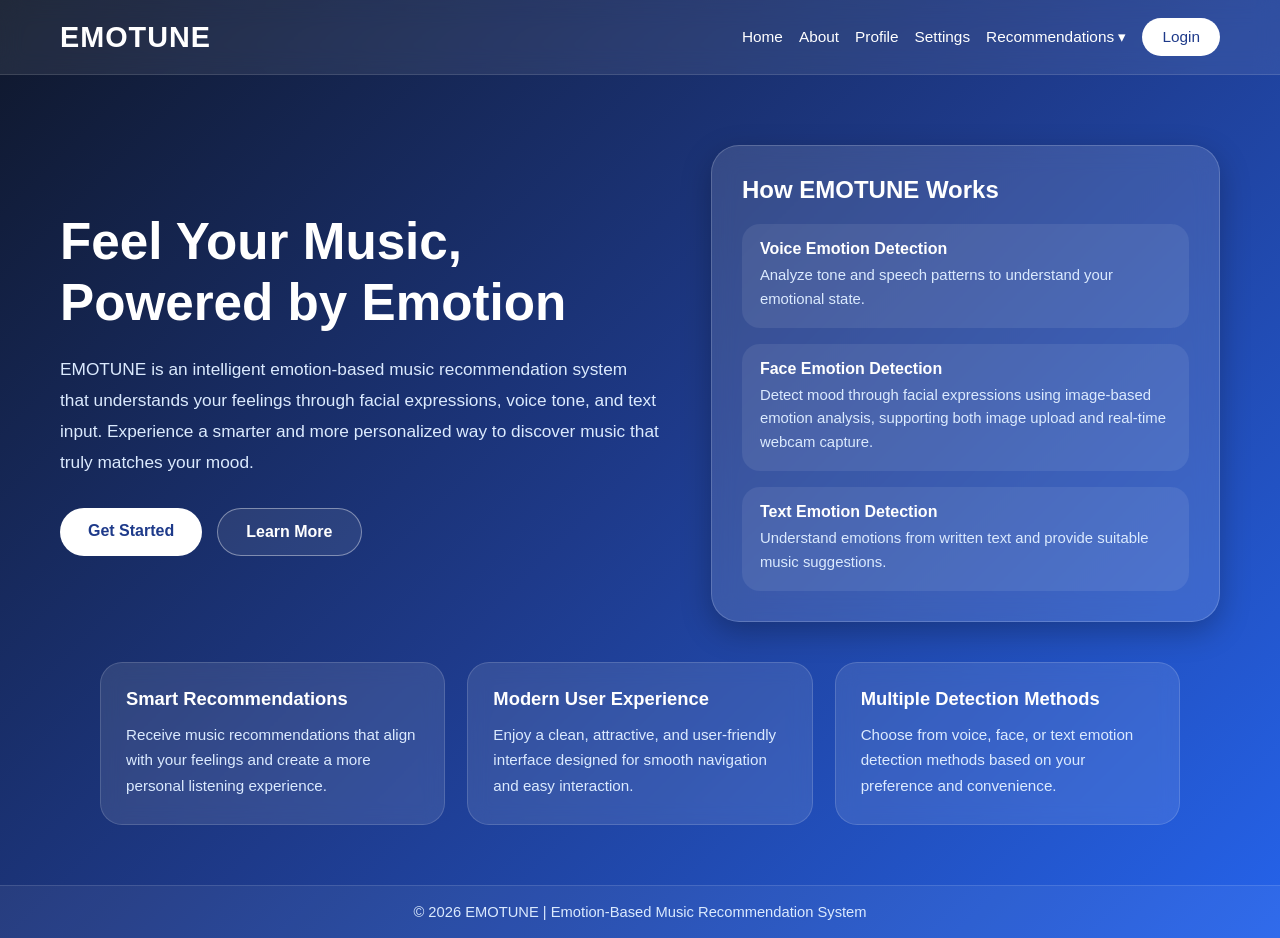
<file: index.html>
<!DOCTYPE html>
<html lang="en">
<head>
    <meta charset="UTF-8">
    <meta name="viewport" content="width=device-width, initial-scale=1.0">
    <title>EMOTUNE | Emotion-Based Music Recommendation System</title>
    <style>
        * {
            margin: 0;
            padding: 0;
            box-sizing: border-box;
            font-family: "Segoe UI", Tahoma, Geneva, Verdana, sans-serif;
        }

        body {
            min-height: 100vh;
            background: linear-gradient(135deg, #0f172a, #1e3a8a, #2563eb);
            color: #ffffff;
            display: flex;
            flex-direction: column;
        }

        .navbar {
            width: 100%;
            padding: 18px 60px;
            display: flex;
            justify-content: space-between;
            align-items: center;
            background: rgba(255, 255, 255, 0.08);
            backdrop-filter: blur(12px);
            border-bottom: 1px solid rgba(255, 255, 255, 0.12);
            position: sticky;
            top: 0;
            z-index: 1000;
        }

        .logo {
            font-size: 1.8rem;
            font-weight: 700;
            letter-spacing: 1px;
            color: #ffffff;
        }

        .nav-links {
            display: flex;
            align-items: center;
            gap: 16px;
        }

        .nav-links a {
            text-decoration: none;
            color: #ffffff;
            font-size: 0.96rem;
            font-weight: 500;
            transition: 0.3s ease;
        }

        .nav-links a:hover {
            color: #dbeafe;
        }

        .login-btn {
            padding: 10px 20px;
            background: #ffffff;
            color: #1e3a8a !important;
            border-radius: 25px;
            font-weight: 600;
        }

        .login-btn:hover {
            background: #dbeafe;
        }

        .dropdown {
            position: relative;
            display: inline-block;
        }

        .dropdown-toggle {
            color: #ffffff;
            text-decoration: none;
            font-size: 0.96rem;
            font-weight: 500;
            cursor: pointer;
            transition: 0.3s ease;
            display: inline-flex;
            align-items: center;
            gap: 6px;
        }

        .dropdown-toggle:hover {
            color: #dbeafe;
        }

        .dropdown-menu {
            display: none;
            position: absolute;
            top: 38px;
            left: 0;
            min-width: 210px;
            background: rgba(15, 23, 42, 0.98);
            border: 1px solid rgba(255, 255, 255, 0.15);
            border-radius: 14px;
            box-shadow: 0 12px 28px rgba(0, 0, 0, 0.28);
            overflow: hidden;
            z-index: 999;
        }

        .dropdown-menu a {
            display: block;
            padding: 14px 18px;
            margin-left: 0;
            color: #ffffff;
            text-decoration: none;
            font-size: 0.95rem;
            transition: 0.3s ease;
        }

        .dropdown-menu a:hover {
            background: rgba(255, 255, 255, 0.10);
            color: #dbeafe;
        }

        .dropdown:hover .dropdown-menu {
            display: block;
        }

        .hero {
            flex: 1;
            display: flex;
            align-items: center;
            justify-content: center;
            padding: 70px 60px 40px;
        }

        .hero-container {
            max-width: 1200px;
            width: 100%;
            display: grid;
            grid-template-columns: 1.2fr 1fr;
            gap: 40px;
            align-items: center;
        }

        .hero-text h1 {
            font-size: 3.2rem;
            line-height: 1.2;
            margin-bottom: 20px;
            font-weight: 700;
        }

        .hero-text p {
            font-size: 1.08rem;
            line-height: 1.8;
            color: #dbeafe;
            margin-bottom: 30px;
            max-width: 600px;
        }

        .hero-buttons {
            display: flex;
            flex-wrap: wrap;
            gap: 15px;
        }

        .primary-btn,
        .secondary-btn {
            text-decoration: none;
            padding: 14px 28px;
            border-radius: 30px;
            font-size: 1rem;
            font-weight: 600;
            transition: 0.3s ease;
            display: inline-block;
        }

        .primary-btn {
            background: #ffffff;
            color: #1e3a8a;
        }

        .primary-btn:hover {
            background: #dbeafe;
            transform: translateY(-2px);
        }

        .secondary-btn {
            border: 1px solid rgba(255, 255, 255, 0.4);
            color: #ffffff;
            background: rgba(255, 255, 255, 0.08);
        }

        .secondary-btn:hover {
            background: rgba(255, 255, 255, 0.16);
            transform: translateY(-2px);
        }

        .hero-card {
            background: rgba(255, 255, 255, 0.12);
            border: 1px solid rgba(255, 255, 255, 0.18);
            border-radius: 28px;
            padding: 30px;
            backdrop-filter: blur(12px);
            box-shadow: 0 10px 30px rgba(0, 0, 0, 0.25);
        }

        .hero-card h2 {
            font-size: 1.5rem;
            margin-bottom: 20px;
        }

        .feature-list {
            display: grid;
            gap: 16px;
        }

        .feature-item {
            background: rgba(255, 255, 255, 0.08);
            padding: 16px 18px;
            border-radius: 18px;
        }

        .feature-item h3 {
            font-size: 1rem;
            margin-bottom: 6px;
        }

        .feature-item p {
            font-size: 0.93rem;
            color: #dbeafe;
            line-height: 1.6;
        }

        .info-section {
            max-width: 1200px;
            margin: 0 auto;
            width: 100%;
            padding: 0 60px 60px;
        }

        .info-grid {
            display: grid;
            grid-template-columns: repeat(3, 1fr);
            gap: 22px;
        }

        .info-card {
            background: rgba(255, 255, 255, 0.1);
            border: 1px solid rgba(255, 255, 255, 0.15);
            border-radius: 22px;
            padding: 25px;
            backdrop-filter: blur(10px);
            transition: 0.3s ease;
        }

        .info-card:hover {
            transform: translateY(-6px);
            box-shadow: 0 12px 24px rgba(0, 0, 0, 0.2);
        }

        .info-card h3 {
            margin-bottom: 12px;
            font-size: 1.15rem;
        }

        .info-card p {
            color: #dbeafe;
            font-size: 0.95rem;
            line-height: 1.7;
        }

        .footer {
            text-align: center;
            padding: 18px 20px;
            font-size: 0.92rem;
            color: #dbeafe;
            border-top: 1px solid rgba(255, 255, 255, 0.12);
            background: rgba(255, 255, 255, 0.05);
        }

        @media (max-width: 992px) {
            .hero-container {
                grid-template-columns: 1fr;
            }

            .hero-text h1 {
                font-size: 2.5rem;
            }

            .info-grid {
                grid-template-columns: 1fr;
            }
        }

        @media (max-width: 768px) {
            .navbar {
                padding: 16px 20px;
                flex-direction: column;
                gap: 12px;
            }

            .hero {
                padding: 50px 20px 30px;
            }

            .info-section {
                padding: 0 20px 40px;
            }

            .hero-text h1 {
                font-size: 2rem;
            }

            .hero-text p {
                font-size: 1rem;
            }

            .nav-links {
                display: flex;
                flex-wrap: wrap;
                justify-content: center;
                gap: 10px;
            }

            .dropdown-menu {
                left: 50%;
                transform: translateX(-50%);
            }
        }
    </style>
</head>
<body>

    <div class="navbar">
        <div class="logo">EMOTUNE</div>
        <div class="nav-links">
            <a href="index.html">Home</a>
            <a href="about.html">About</a>
            <a href="profile.html">Profile</a>
            <a href="settings.html">Settings</a>

            <div class="dropdown">
                <a href="#" class="dropdown-toggle">Recommendations ▾</a>
                <div class="dropdown-menu">
                    <a href="text-emotion.html">Text</a>
                    <a href="image-emotion.html">Image</a>
                    <a href="voice-emotion.html">Voice</a>
                </div>
            </div>
            <a href="auth.html" class="login-btn">Login</a>
        </div>
    </div>

    <section class="hero">
        <div class="hero-container">
            <div class="hero-text">
                <h1>Feel Your Music, Powered by Emotion</h1>
                <p>
                    EMOTUNE is an intelligent emotion-based music recommendation system that
                    understands your feelings through facial expressions, voice tone, and text input.
                    Experience a smarter and more personalized way to discover music that truly matches your mood.
                </p>

                <div class="hero-buttons">
                    <a href="text-emotion.html" class="primary-btn">Get Started</a>
                    <a href="about.html" class="secondary-btn">Learn More</a>
                </div>
            </div>

            <div class="hero-card">
                <h2>How EMOTUNE Works</h2>
                <div class="feature-list">
                    <div class="feature-item">
                        <h3>Voice Emotion Detection</h3>
                        <p>Analyze tone and speech patterns to understand your emotional state.</p>
                    </div>
                    <div class="feature-item">
                        <h3>Face Emotion Detection</h3>
                        <p>Detect mood through facial expressions using image-based emotion analysis, supporting both image upload and real-time webcam capture.</p>
                    </div>
                    <div class="feature-item">
                        <h3>Text Emotion Detection</h3>
                        <p>Understand emotions from written text and provide suitable music suggestions.</p>
                    </div>
                </div>
            </div>
        </div>
    </section>

    <section class="info-section">
        <div class="info-grid">
            <div class="info-card">
                <h3>Smart Recommendations</h3>
                <p>
                    Receive music recommendations that align with your feelings and create a more personal listening experience.
                </p>
            </div>

            <div class="info-card">
                <h3>Modern User Experience</h3>
                <p>
                    Enjoy a clean, attractive, and user-friendly interface designed for smooth navigation and easy interaction.
                </p>
            </div>

            <div class="info-card">
                <h3>Multiple Detection Methods</h3>
                <p>
                    Choose from voice, face, or text emotion detection methods based on your preference and convenience.
                </p>
            </div>
        </div>
    </section>

    <script>
    document.addEventListener("DOMContentLoaded", function () {
        const toggle = document.querySelector(".dropdown-toggle");
        const menu = document.querySelector(".dropdown-menu");

        toggle.addEventListener("click", function (e) {
            e.preventDefault();
            menu.style.display = menu.style.display === "block" ? "none" : "block";
        });

        document.addEventListener("click", function (e) {
            if (!e.target.closest(".dropdown")) {
                menu.style.display = "none";
            }
        });
    });
</script>

    <div class="footer">
        © 2026 EMOTUNE | Emotion-Based Music Recommendation System
    </div>

</body>
</html>
</file>
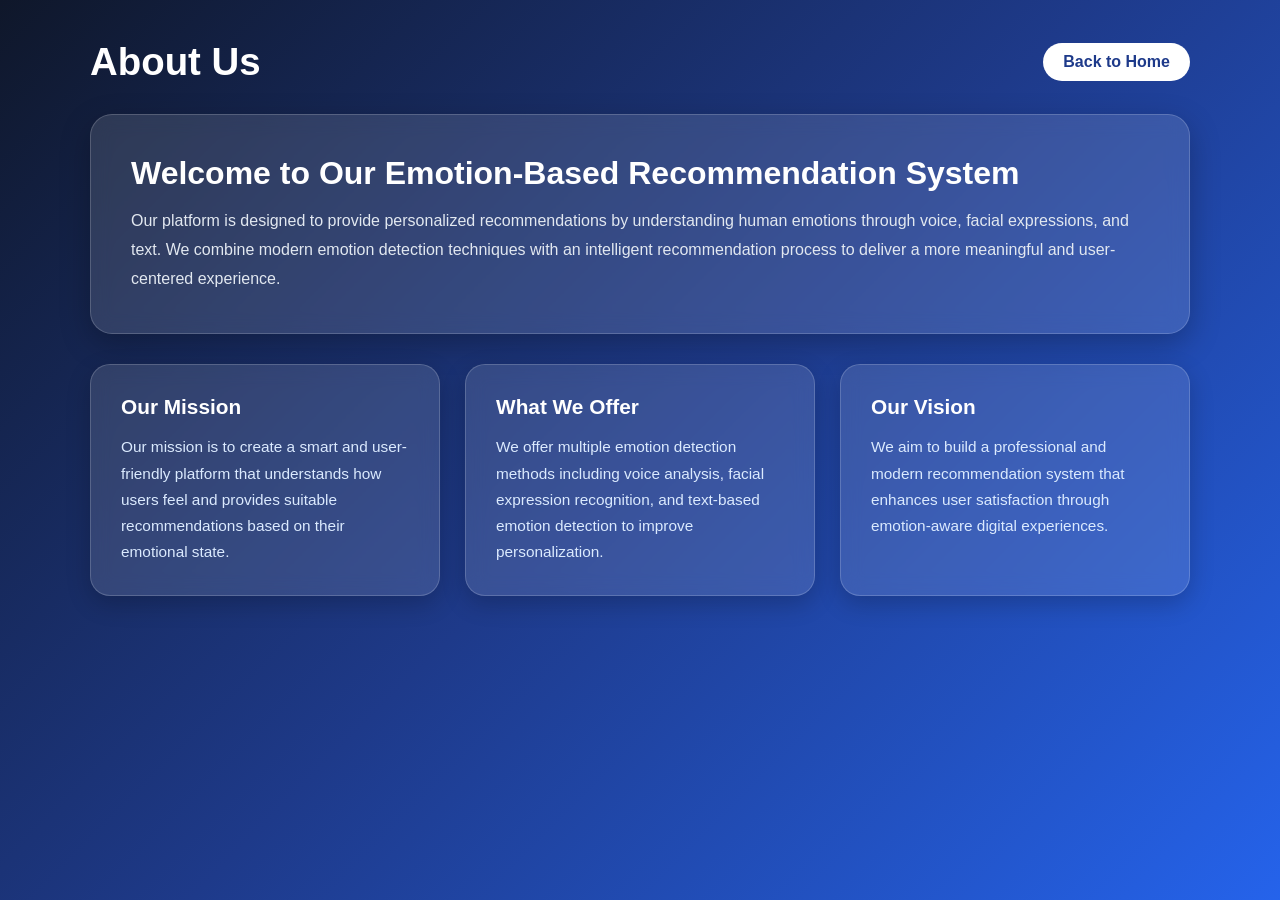
<file: about.html>
<!DOCTYPE html>
<html lang="en">
<head>
  <meta charset="UTF-8" />
  <meta name="viewport" content="width=device-width, initial-scale=1.0" />
  <title>About Us</title>
  <style>
    * {
      margin: 0;
      padding: 0;
      box-sizing: border-box;
      font-family: "Segoe UI", Tahoma, Geneva, Verdana, sans-serif;
    }

    body {
      background: linear-gradient(135deg, #0f172a, #1e3a8a, #2563eb);
      min-height: 100vh;
      color: #fff;
      padding: 40px 20px;
    }

    .container {
      max-width: 1100px;
      margin: auto;
    }

    .top-bar {
      display: flex;
      justify-content: space-between;
      align-items: center;
      margin-bottom: 30px;
      flex-wrap: wrap;
      gap: 15px;
    }

    .top-bar h1 {
      font-size: 2.4rem;
    }

    .home-btn {
      text-decoration: none;
      background: #fff;
      color: #1e3a8a;
      padding: 10px 20px;
      border-radius: 25px;
      font-weight: 600;
      transition: 0.3s;
    }

    .home-btn:hover {
      background: #dbeafe;
    }

    .hero {
      background: rgba(255,255,255,0.12);
      border: 1px solid rgba(255,255,255,0.18);
      backdrop-filter: blur(10px);
      border-radius: 22px;
      padding: 40px;
      box-shadow: 0 10px 30px rgba(0,0,0,0.25);
      margin-bottom: 30px;
    }

    .hero h2 {
      font-size: 2rem;
      margin-bottom: 15px;
    }

    .hero p {
      color: #e2e8f0;
      font-size: 1rem;
      line-height: 1.8;
    }

    .grid {
      display: grid;
      grid-template-columns: repeat(auto-fit, minmax(280px, 1fr));
      gap: 25px;
    }

    .card {
      background: rgba(255,255,255,0.12);
      border: 1px solid rgba(255,255,255,0.18);
      border-radius: 20px;
      padding: 30px;
      backdrop-filter: blur(10px);
      box-shadow: 0 8px 24px rgba(0,0,0,0.2);
    }

    .card h3 {
      margin-bottom: 15px;
      font-size: 1.3rem;
    }

    .card p {
      color: #dbeafe;
      line-height: 1.7;
      font-size: 0.96rem;
    }

    @media (max-width: 768px) {
      .hero {
        padding: 25px;
      }

      .top-bar h1 {
        font-size: 2rem;
      }
    }
  </style>
</head>
<body>
  <div class="container">
    <div class="top-bar">
      <h1>About Us</h1>
      <a href="index.html" class="home-btn">Back to Home</a>
    </div>

    <div class="hero">
      <h2>Welcome to Our Emotion-Based Recommendation System</h2>
      <p>
        Our platform is designed to provide personalized recommendations by understanding
        human emotions through voice, facial expressions, and text. We combine modern
        emotion detection techniques with an intelligent recommendation process to deliver
        a more meaningful and user-centered experience.
      </p>
    </div>

    <div class="grid">
      <div class="card">
        <h3>Our Mission</h3>
        <p>
          Our mission is to create a smart and user-friendly platform that understands
          how users feel and provides suitable recommendations based on their emotional state.
        </p>
      </div>

      <div class="card">
        <h3>What We Offer</h3>
        <p>
          We offer multiple emotion detection methods including voice analysis, facial
          expression recognition, and text-based emotion detection to improve personalization.
        </p>
      </div>

      <div class="card">
        <h3>Our Vision</h3>
        <p>
          We aim to build a professional and modern recommendation system that enhances
          user satisfaction through emotion-aware digital experiences.
        </p>
      </div>
    </div>
  </div>
</body>
</html>
</file>
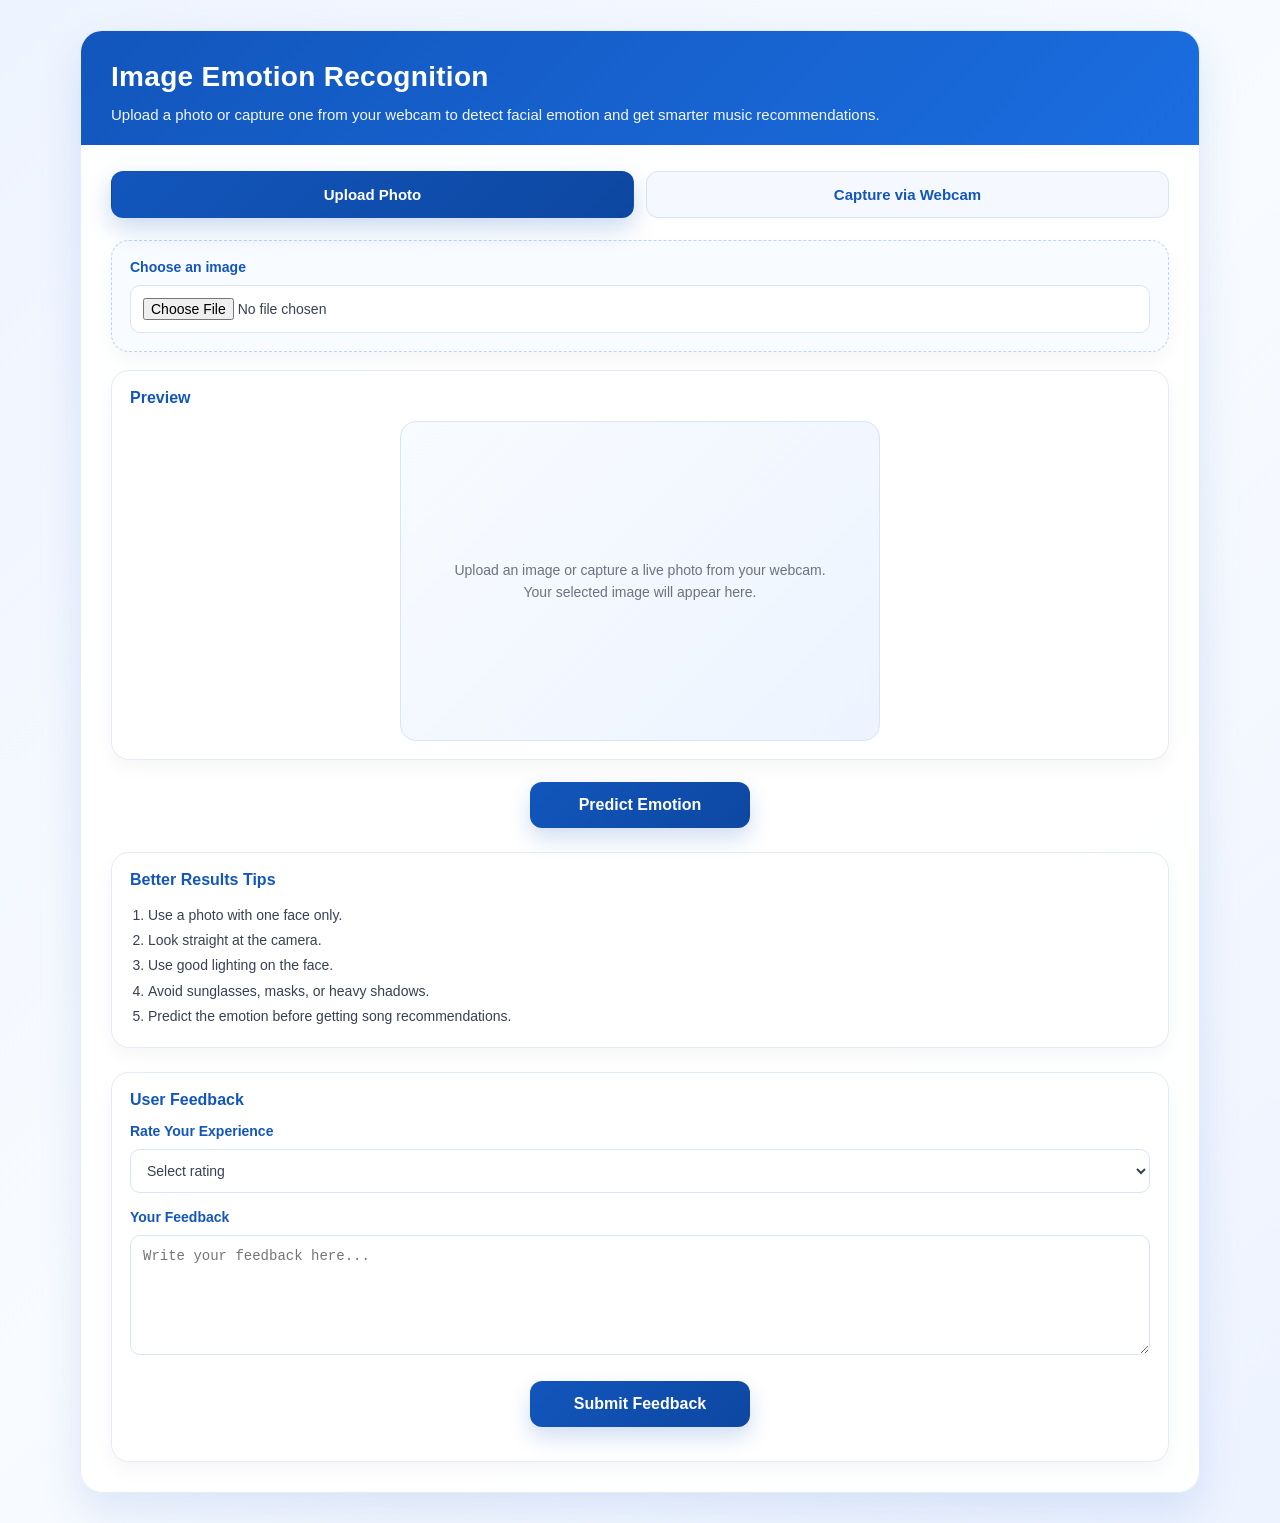
<file: image-emotion.html>
<!DOCTYPE html>
<html lang="en">
<head>
    <meta charset="UTF-8" />
    <meta name="viewport" content="width=device-width, initial-scale=1.0" />
    <title>Image Emotion Recognition</title>
    <style>
        * {
            box-sizing: border-box;
        }

        body {
            margin: 0;
            font-family: "Segoe UI", Arial, sans-serif;
            background: linear-gradient(135deg, #eef4ff 0%, #f8fbff 50%, #edf3ff 100%);
            color: #1f2937;
            min-height: 100vh;
            padding: 30px 16px;
        }

        .container {
            max-width: 1120px;
            margin: 0 auto;
            background: rgba(255, 255, 255, 0.96);
            border: 1px solid #e5ecf8;
            border-radius: 22px;
            box-shadow: 0 18px 45px rgba(18, 86, 188, 0.12);
            overflow: hidden;
        }

        .top-section {
            padding: 30px 30px 18px;
            background: linear-gradient(135deg, #1256bc 0%, #1b6de0 100%);
            color: #fff;
        }

        .top-section h2 {
            margin: 0;
            font-size: 28px;
            font-weight: 700;
            letter-spacing: 0.3px;
        }

        .top-section p {
            margin: 10px 0 0;
            font-size: 15px;
            opacity: 0.95;
            line-height: 1.6;
        }

        .content {
            padding: 26px 30px 30px;
        }

        .mode-buttons {
            display: flex;
            gap: 12px;
            margin-bottom: 22px;
            flex-wrap: wrap;
        }

        .mode-btn {
            flex: 1;
            min-width: 180px;
            border: 1px solid #d7e3fb;
            background: #f5f9ff;
            color: #1256bc;
            padding: 14px 18px;
            border-radius: 12px;
            cursor: pointer;
            font-size: 15px;
            font-weight: 600;
            transition: all 0.25s ease;
        }

        .mode-btn:hover {
            background: #eaf2ff;
            transform: translateY(-1px);
        }

        .mode-btn.active {
            background: linear-gradient(135deg, #1256bc 0%, #0d47a1 100%);
            color: #fff;
            border-color: transparent;
            box-shadow: 0 10px 24px rgba(18, 86, 188, 0.22);
        }

        .section {
            display: none;
        }

        .section.active {
            display: block;
        }

        .upload-box,
        .feedback-card,
        .preview-card,
        .tips-card,
        .recommend-card {
            background: #ffffff;
            border: 1px solid #e4ebf7;
            border-radius: 18px;
            padding: 18px;
            box-shadow: 0 8px 20px rgba(15, 23, 42, 0.04);
        }

        .upload-box {
            background: #f8fbff;
            border: 1px dashed #bfd4fb;
            margin-bottom: 18px;
        }

        .upload-label,
        .feedback-label {
            display: block;
            font-size: 14px;
            font-weight: 600;
            color: #1256bc;
            margin-bottom: 10px;
        }

        input[type="file"],
        textarea,
        select {
            width: 100%;
            padding: 12px;
            background: #fff;
            border: 1px solid #d9e4f5;
            border-radius: 10px;
            font-size: 14px;
            color: #374151;
            outline: none;
        }

        select:focus,
        textarea:focus,
        input[type="file"]:focus {
            border-color: #1256bc;
            box-shadow: 0 0 0 4px rgba(18, 86, 188, 0.12);
        }

        textarea {
            min-height: 120px;
            resize: vertical;
        }

        .webcam-controls {
            display: flex;
            gap: 12px;
            flex-wrap: wrap;
            margin-bottom: 18px;
        }

        button {
            border: none;
            border-radius: 12px;
            padding: 13px 18px;
            font-size: 15px;
            font-weight: 600;
            cursor: pointer;
            transition: all 0.25s ease;
        }

        .primary-btn {
            background: linear-gradient(135deg, #1256bc 0%, #0d47a1 100%);
            color: #fff;
            box-shadow: 0 10px 22px rgba(18, 86, 188, 0.2);
        }

        .primary-btn:hover {
            transform: translateY(-1px);
            box-shadow: 0 12px 24px rgba(18, 86, 188, 0.26);
        }

        .secondary-btn {
            background: #eef4ff;
            color: #1256bc;
            border: 1px solid #c8dafb;
        }

        .secondary-btn:hover {
            background: #e2edff;
        }

        .preview-box {
            margin-top: 6px;
        }

        .preview-title,
        .feedback-title,
        .tips-title,
        .recommend-title,
        .platform-title {
            margin: 0 0 14px;
            font-size: 16px;
            font-weight: 700;
            color: #1256bc;
        }

        .media-frame {
            width: 100%;
            max-width: 480px;
            height: 320px;
            margin: 0 auto;
            border: 1px solid #d9e4f5;
            border-radius: 16px;
            overflow: hidden;
            background: linear-gradient(135deg, #f8fbff 0%, #edf4ff 100%);
            display: flex;
            align-items: center;
            justify-content: center;
            position: relative;
        }

        .media-frame video,
        .media-frame img,
        .media-frame canvas {
            width: 100%;
            height: 100%;
            object-fit: contain;
            display: none;
            background: #f3f7ff;
        }

        .face-guide {
            position: absolute;
            width: 180px;
            height: 220px;
            border: 2px dashed rgba(18, 86, 188, 0.55);
            border-radius: 50% / 45%;
            pointer-events: none;
            display: none;
        }

        .placeholder-text {
            color: #6b7280;
            font-size: 14px;
            text-align: center;
            padding: 16px;
            line-height: 1.6;
        }

        .main-action,
        .feedback-action,
        .recommendation-action {
            text-align: center;
            margin-top: 22px;
        }

        .predict-btn,
        .feedback-btn,
        .recommend-btn {
            min-width: 220px;
            padding: 14px 22px;
            font-size: 16px;
        }

        .loading {
            margin-top: 18px;
            text-align: center;
            color: #1256bc;
            font-weight: 700;
            display: none;
            font-size: 15px;
        }

        .error {
            margin-top: 16px;
            text-align: center;
            color: #dc2626;
            font-weight: 600;
            font-size: 14px;
        }

        .success {
            margin-top: 14px;
            text-align: center;
            color: #16a34a;
            font-weight: 600;
            font-size: 14px;
        }

        .info {
            margin-top: 14px;
            text-align: center;
            color: #1d4ed8;
            font-weight: 600;
            font-size: 14px;
        }

        .result {
            margin-top: 24px;
            display: none;
        }

        .result-header {
            margin-bottom: 14px;
        }

        .result-header h3 {
            margin: 0;
            color: #1256bc;
            font-size: 20px;
        }

        .result-grid {
            display: grid;
            grid-template-columns: repeat(auto-fit, minmax(210px, 1fr));
            gap: 14px;
        }

        .result-item {
            background: #f8fbff;
            border: 1px solid #dce7f8;
            border-radius: 14px;
            padding: 18px;
        }

        .result-item .label {
            display: block;
            font-size: 13px;
            color: #6b7280;
            margin-bottom: 8px;
            font-weight: 600;
        }

        .result-item .value {
            font-size: 17px;
            font-weight: 700;
            color: #1f2937;
            word-break: break-word;
        }

        .feedback-wrapper,
        .tips-wrapper,
        .recommend-wrapper {
            margin-top: 24px;
        }

        .feedback-group {
            margin-bottom: 16px;
        }

        .tips-list {
            margin: 0;
            padding-left: 18px;
            color: #374151;
            line-height: 1.8;
            font-size: 14px;
        }

        .recommend-wrapper {
            display: none;
        }

        .recommend-grid {
            display: grid;
            grid-template-columns: 1fr 1fr;
            gap: 18px;
        }

        .items-grid {
            display: grid;
            grid-template-columns: 1fr;
            gap: 14px;
        }

        .music-item {
            display: flex;
            gap: 14px;
            align-items: flex-start;
            background: #f8fbff;
            border: 1px solid #dce7f8;
            border-radius: 14px;
            padding: 14px;
        }

        .music-item img {
            width: 88px;
            height: 88px;
            border-radius: 12px;
            object-fit: cover;
            flex-shrink: 0;
            background: #eef4ff;
        }

        .music-content {
            flex: 1;
            min-width: 0;
        }

        .music-content h4 {
            margin: 0 0 6px;
            font-size: 15px;
            color: #1f2937;
        }

        .music-content p {
            margin: 0 0 8px;
            color: #6b7280;
            font-size: 13px;
            line-height: 1.5;
        }

        .music-link {
            display: inline-block;
            text-decoration: none;
            color: #1256bc;
            font-size: 13px;
            font-weight: 700;
        }

        .music-link:hover {
            text-decoration: underline;
        }

        .recommend-error {
            margin-top: 12px;
            color: #b45309;
            font-size: 13px;
            font-weight: 600;
        }

        .empty-text {
            color: #6b7280;
            font-size: 14px;
            margin: 0;
        }

        @media (max-width: 900px) {
            .recommend-grid {
                grid-template-columns: 1fr;
            }
        }

        @media (max-width: 768px) {
            .top-section {
                padding: 24px 20px 16px;
            }

            .content {
                padding: 22px 20px 24px;
            }

            .media-frame {
                height: 260px;
            }

            .face-guide {
                width: 140px;
                height: 180px;
            }
        }

        @media (max-width: 560px) {
            .mode-buttons,
            .webcam-controls {
                flex-direction: column;
            }

            .mode-btn,
            .webcam-controls button,
            .predict-btn,
            .feedback-btn,
            .recommend-btn {
                width: 100%;
            }

            .top-section h2 {
                font-size: 23px;
            }

            .music-item {
                flex-direction: column;
            }

            .music-item img {
                width: 100%;
                height: 180px;
            }
        }
    </style>
</head>
<body>
    <div class="container">
        <div class="top-section">
            <h2>Image Emotion Recognition</h2>
            <p>Upload a photo or capture one from your webcam to detect facial emotion and get smarter music recommendations.</p>
        </div>

        <div class="content">
            <div class="mode-buttons">
                <button type="button" class="mode-btn active" id="uploadModeBtn">Upload Photo</button>
                <button type="button" class="mode-btn" id="webcamModeBtn">Capture via Webcam</button>
            </div>

            <div class="section active" id="uploadSection">
                <div class="upload-box">
                    <label for="imageFile" class="upload-label">Choose an image</label>
                    <input type="file" id="imageFile" accept="image/png, image/jpeg, image/jpg, image/webp" />
                </div>
            </div>

            <div class="section" id="webcamSection">
                <div class="webcam-controls">
                    <button type="button" id="startCameraBtn" class="primary-btn">Start Camera</button>
                    <button type="button" id="captureBtn" class="primary-btn">Capture Photo</button>
                    <button type="button" id="retakeBtn" class="secondary-btn">Retake</button>
                </div>
                <div class="info" id="cameraInfo">Keep your face centered, bright, and clearly visible.</div>
            </div>

            <div class="preview-box">
                <div class="preview-card">
                    <h3 class="preview-title">Preview</h3>
                    <div class="media-frame">
                        <span class="placeholder-text" id="placeholderText">
                            Upload an image or capture a live photo from your webcam.<br>
                            Your selected image will appear here.
                        </span>
                        <video id="webcam" autoplay playsinline muted></video>
                        <img id="previewImage" alt="Image Preview" />
                        <canvas id="captureCanvas"></canvas>
                        <div class="face-guide" id="faceGuide"></div>
                    </div>
                </div>
            </div>

            <div class="main-action">
                <button type="button" class="primary-btn predict-btn" onclick="predictImageEmotion()">Predict Emotion</button>
            </div>

            <div class="loading" id="loading">Analyzing image emotion...</div>
            <div class="error" id="errorMsg"></div>

            <div class="result" id="resultBox">
                <div class="result-header">
                    <h3>Prediction Result</h3>
                </div>

                <div class="result-grid">
                    <div class="result-item">
                        <span class="label">Detected Emotion</span>
                        <span class="value" id="emotion" data-emotion-key=""></span>
                    </div>
                    <div class="result-item">
                        <span class="label">Confidence</span>
                        <span class="value" id="confidence">-</span>
                    </div>
                    <div class="result-item">
                        <span class="label">Status</span>
                        <span class="value" id="status">-</span>
                    </div>
                    <div class="result-item">
                        <span class="label">Detector</span>
                        <span class="value" id="detectorUsed">-</span>
                    </div>
                </div>

                <div class="recommendation-action">
                    <button type="button" class="primary-btn recommend-btn" id="recommendBtn" onclick="getRecommendation()">
                        Get Recommendation
                    </button>
                </div>
            </div>

            <div class="recommend-wrapper" id="recommendationBox">
                <div class="recommend-card">
                    <h3 class="recommend-title">Music Recommendations</h3>
                    <div class="recommend-grid">
                        <div>
                            <h4 class="platform-title">Spotify</h4>
                            <div class="items-grid" id="spotifyList"></div>
                        </div>
                        <div>
                            <h4 class="platform-title">YouTube</h4>
                            <div class="items-grid" id="youtubeList"></div>
                        </div>
                    </div>
                    <div class="recommend-error" id="recommendError"></div>
                </div>
            </div>

            <div class="tips-wrapper">
                <div class="tips-card">
                    <h3 class="tips-title">Better Results Tips</h3>
                    <ol class="tips-list">
                        <li>Use a photo with one face only.</li>
                        <li>Look straight at the camera.</li>
                        <li>Use good lighting on the face.</li>
                        <li>Avoid sunglasses, masks, or heavy shadows.</li>
                        <li>Predict the emotion before getting song recommendations.</li>
                    </ol>
                </div>
            </div>

            <div class="feedback-wrapper">
                <div class="feedback-card">
                    <h3 class="feedback-title">User Feedback</h3>

                    <div class="feedback-group">
                        <label class="feedback-label" for="feedbackRating">Rate Your Experience</label>
                        <select id="feedbackRating">
                            <option value="">Select rating</option>
                            <option value="5">5 - Excellent</option>
                            <option value="4">4 - Very Good</option>
                            <option value="3">3 - Good</option>
                            <option value="2">2 - Fair</option>
                            <option value="1">1 - Poor</option>
                        </select>
                    </div>

                    <div class="feedback-group">
                        <label class="feedback-label" for="feedbackText">Your Feedback</label>
                        <textarea id="feedbackText" placeholder="Write your feedback here..."></textarea>
                    </div>

                    <div class="feedback-action">
                        <button type="button" class="primary-btn feedback-btn" onclick="submitFeedback()">Submit Feedback</button>
                    </div>

                    <div class="error" id="feedbackError"></div>
                    <div class="success" id="feedbackSuccess"></div>
                </div>
            </div>
        </div>
    </div>

    <script>
        const uploadModeBtn = document.getElementById("uploadModeBtn");
        const webcamModeBtn = document.getElementById("webcamModeBtn");
        const uploadSection = document.getElementById("uploadSection");
        const webcamSection = document.getElementById("webcamSection");

        const imageInput = document.getElementById("imageFile");
        const previewImage = document.getElementById("previewImage");
        const webcam = document.getElementById("webcam");
        const canvas = document.getElementById("captureCanvas");
        const placeholderText = document.getElementById("placeholderText");
        const faceGuide = document.getElementById("faceGuide");

        const startCameraBtn = document.getElementById("startCameraBtn");
        const captureBtn = document.getElementById("captureBtn");
        const retakeBtn = document.getElementById("retakeBtn");

        const loading = document.getElementById("loading");
        const errorMsg = document.getElementById("errorMsg");
        const resultBox = document.getElementById("resultBox");
        const recommendationBox = document.getElementById("recommendationBox");
        const spotifyList = document.getElementById("spotifyList");
        const youtubeList = document.getElementById("youtubeList");
        const recommendError = document.getElementById("recommendError");

        let stream = null;
        let capturedBlob = null;
        let currentMode = "upload";

        function resetMessages() {
            errorMsg.textContent = "";
            resultBox.style.display = "none";
            recommendationBox.style.display = "none";
            recommendError.textContent = "";
            spotifyList.innerHTML = "";
            youtubeList.innerHTML = "";
        }

        function showOnly(elementToShow) {
            [previewImage, webcam, canvas].forEach(el => {
                el.style.display = "none";
            });

            if (elementToShow) {
                elementToShow.style.display = "block";
                placeholderText.style.display = "none";
            } else {
                placeholderText.style.display = "block";
            }

            faceGuide.style.display = (currentMode === "webcam" && elementToShow === webcam) ? "block" : "none";
        }

        function stopCamera() {
            if (stream) {
                stream.getTracks().forEach(track => track.stop());
                stream = null;
            }
            webcam.srcObject = null;
            faceGuide.style.display = "none";
        }

        function switchMode(mode) {
            currentMode = mode;
            resetMessages();
            capturedBlob = null;

            uploadModeBtn.classList.remove("active");
            webcamModeBtn.classList.remove("active");
            uploadSection.classList.remove("active");
            webcamSection.classList.remove("active");

            if (mode === "upload") {
                uploadModeBtn.classList.add("active");
                uploadSection.classList.add("active");
                stopCamera();

                if (imageInput.files[0]) {
                    showOnly(previewImage);
                } else {
                    previewImage.src = "";
                    showOnly(null);
                }
            } else {
                webcamModeBtn.classList.add("active");
                webcamSection.classList.add("active");
                imageInput.value = "";
                previewImage.src = "";
                showOnly(null);
            }
        }

        uploadModeBtn.addEventListener("click", () => switchMode("upload"));
        webcamModeBtn.addEventListener("click", () => switchMode("webcam"));

        imageInput.addEventListener("change", function () {
            resetMessages();
            capturedBlob = null;

            const file = this.files[0];
            if (!file) {
                previewImage.src = "";
                showOnly(null);
                return;
            }

            const reader = new FileReader();
            reader.onload = function (e) {
                previewImage.src = e.target.result;
                previewImage.onload = function () {
                    showOnly(previewImage);
                };
            };
            reader.readAsDataURL(file);
        });

        async function startCamera() {
            resetMessages();

            try {
                stopCamera();
                stream = await navigator.mediaDevices.getUserMedia({
                    video: {
                        facingMode: "user",
                        width: { ideal: 1280 },
                        height: { ideal: 720 }
                    },
                    audio: false
                });

                webcam.srcObject = stream;
                await webcam.play();
                capturedBlob = null;
                showOnly(webcam);
            } catch (error) {
                errorMsg.textContent = "Unable to access webcam.";
                console.error(error);
            }
        }

        async function capturePhoto() {
            errorMsg.textContent = "";

            if (!stream) {
                errorMsg.textContent = "Please start the camera first.";
                return;
            }

            const width = webcam.videoWidth;
            const height = webcam.videoHeight;

            if (!width || !height) {
                errorMsg.textContent = "Webcam is not ready yet.";
                return;
            }

            canvas.width = width;
            canvas.height = height;

            const ctx = canvas.getContext("2d");
            ctx.drawImage(webcam, 0, 0, width, height);

            canvas.toBlob((blob) => {
                if (!blob) {
                    errorMsg.textContent = "Failed to capture image.";
                    return;
                }
                capturedBlob = blob;
                showOnly(canvas);
            }, "image/jpeg", 0.98);
        }

        function retakePhoto() {
            errorMsg.textContent = "";
            capturedBlob = null;

            if (stream) {
                showOnly(webcam);
            } else {
                showOnly(null);
            }
        }

        function createSpotifyCard(song) {
            const image = song.image || "";
            const preview = song.preview_url
                ? `<a class="music-link" href="${song.preview_url}" target="_blank" rel="noopener noreferrer">Preview</a>`
                : "";

            return `
                <div class="music-item">
                    <img src="${image}" alt="Spotify cover" onerror="this.style.display='none'">
                    <div class="music-content">
                        <h4>${escapeHtml(song.track_name || "Untitled Track")}</h4>
                        <p><strong>Artist:</strong> ${escapeHtml(song.artist || "-")}</p>
                        <p><strong>Album:</strong> ${escapeHtml(song.album || "-")}</p>
                        <a class="music-link" href="${song.spotify_url}" target="_blank" rel="noopener noreferrer">Open in Spotify</a>
                        ${preview ? ` | ${preview}` : ""}
                    </div>
                </div>
            `;
        }

        function createYouTubeCard(video) {
            const image = video.image || "";
            return `
                <div class="music-item">
                    <img src="${image}" alt="YouTube thumbnail" onerror="this.style.display='none'">
                    <div class="music-content">
                        <h4>${escapeHtml(video.title || "Untitled Video")}</h4>
                        <p><strong>Channel:</strong> ${escapeHtml(video.channel || "-")}</p>
                        <a class="music-link" href="${video.youtube_url}" target="_blank" rel="noopener noreferrer">Watch on YouTube</a>
                    </div>
                </div>
            `;
        }

        function escapeHtml(value) {
            return String(value)
                .replace(/&/g, "&amp;")
                .replace(/</g, "&lt;")
                .replace(/>/g, "&gt;")
                .replace(/"/g, "&quot;")
                .replace(/'/g, "&#039;");
        }

        startCameraBtn.addEventListener("click", startCamera);
        captureBtn.addEventListener("click", capturePhoto);
        retakeBtn.addEventListener("click", retakePhoto);

        async function predictImageEmotion() {
            resetMessages();
            loading.style.display = "block";

            const formData = new FormData();

            if (currentMode === "upload") {
                const file = imageInput.files[0];

                if (!file) {
                    loading.style.display = "none";
                    errorMsg.textContent = "Please select an image.";
                    return;
                }

                formData.append("image", file);
            } else {
                if (!capturedBlob) {
                    loading.style.display = "none";
                    errorMsg.textContent = "Please capture a photo from the webcam.";
                    return;
                }

                formData.append("image", capturedBlob, "webcam_capture.jpg");
            }

            try {
                const response = await fetch("/predict_image_emotion", {
                    method: "POST",
                    body: formData
                });

                const data = await response.json();
                loading.style.display = "none";

                if (!response.ok) {
                    errorMsg.textContent = data.error || "Something went wrong.";
                    return;
                }

                document.getElementById("emotion").textContent = data.emotion || "-";
                document.getElementById("emotion").dataset.emotionKey = data.emotion_key || data.emotion || "";
                document.getElementById("confidence").textContent = data.confidence || "-";
                document.getElementById("status").textContent = data.status || "-";
                document.getElementById("detectorUsed").textContent = data.detector_used || "-";

                resultBox.style.display = "block";
            } catch (error) {
                loading.style.display = "none";
                errorMsg.textContent = "Failed to connect to server.";
                console.error(error);
            }
        }

        async function getRecommendation() {
            errorMsg.textContent = "";
            recommendError.textContent = "";
            spotifyList.innerHTML = "";
            youtubeList.innerHTML = "";

            const detectedEmotion =
                document.getElementById("emotion").dataset.emotionKey ||
                document.getElementById("emotion").textContent.trim();

            if (!detectedEmotion || detectedEmotion === "-") {
                errorMsg.textContent = "Please predict an emotion first.";
                return;
            }

            loading.style.display = "block";

            try {
                const response = await fetch("/recommend_music", {
                    method: "POST",
                    headers: {
                        "Content-Type": "application/json"
                    },
                    body: JSON.stringify({
                        emotion: detectedEmotion
                    })
                });

                const data = await response.json();
                loading.style.display = "none";

                if (!response.ok) {
                    errorMsg.textContent = data.error || "Failed to get recommendations.";
                    return;
                }

                const spotifyItems = Array.isArray(data.spotify_recommendations) ? data.spotify_recommendations : [];
                const youtubeItems = Array.isArray(data.youtube_recommendations) ? data.youtube_recommendations : [];

                if (spotifyItems.length > 0) {
                    spotifyList.innerHTML = spotifyItems.map(createSpotifyCard).join("");
                } else {
                    spotifyList.innerHTML = `<p class="empty-text">No Spotify recommendations found.</p>`;
                }

                if (youtubeItems.length > 0) {
                    youtubeList.innerHTML = youtubeItems.map(createYouTubeCard).join("");
                } else {
                    youtubeList.innerHTML = `<p class="empty-text">No YouTube recommendations found.</p>`;
                }

                if (Array.isArray(data.errors) && data.errors.length > 0) {
                    recommendError.textContent = data.errors.join(" | ");
                }

                recommendationBox.style.display = "block";
                recommendationBox.scrollIntoView({ behavior: "smooth", block: "start" });

            } catch (error) {
                loading.style.display = "none";
                errorMsg.textContent = "Failed to connect to server.";
                console.error(error);
            }
        }

        async function submitFeedback() {
            const rating = document.getElementById("feedbackRating").value;
            const feedback = document.getElementById("feedbackText").value.trim();
            const emotion = document.getElementById("emotion").dataset.emotionKey || "";
            const feedbackError = document.getElementById("feedbackError");
            const feedbackSuccess = document.getElementById("feedbackSuccess");

            feedbackError.textContent = "";
            feedbackSuccess.textContent = "";

            if (!rating || !feedback) {
                feedbackError.textContent = "Please select a rating and enter your feedback.";
                return;
            }

            try {
                const response = await fetch("/submit_feedback", {
                    method: "POST",
                    headers: {
                        "Content-Type": "application/json"
                    },
                    body: JSON.stringify({
                        rating: rating,
                        feedback: feedback,
                        emotion: emotion,
                        module: "image_emotion_recognition"
                    })
                });

                const data = await response.json();

                if (!response.ok) {
                    feedbackError.textContent = data.error || "Failed to submit feedback.";
                    return;
                }

                feedbackSuccess.textContent = "Thank you! Your feedback has been submitted successfully.";
                document.getElementById("feedbackRating").value = "";
                document.getElementById("feedbackText").value = "";
            } catch (error) {
                feedbackError.textContent = "Failed to connect to server.";
                console.error(error);
            }
        }

        window.addEventListener("beforeunload", stopCamera);
    </script>
</body>
</html>
</file>
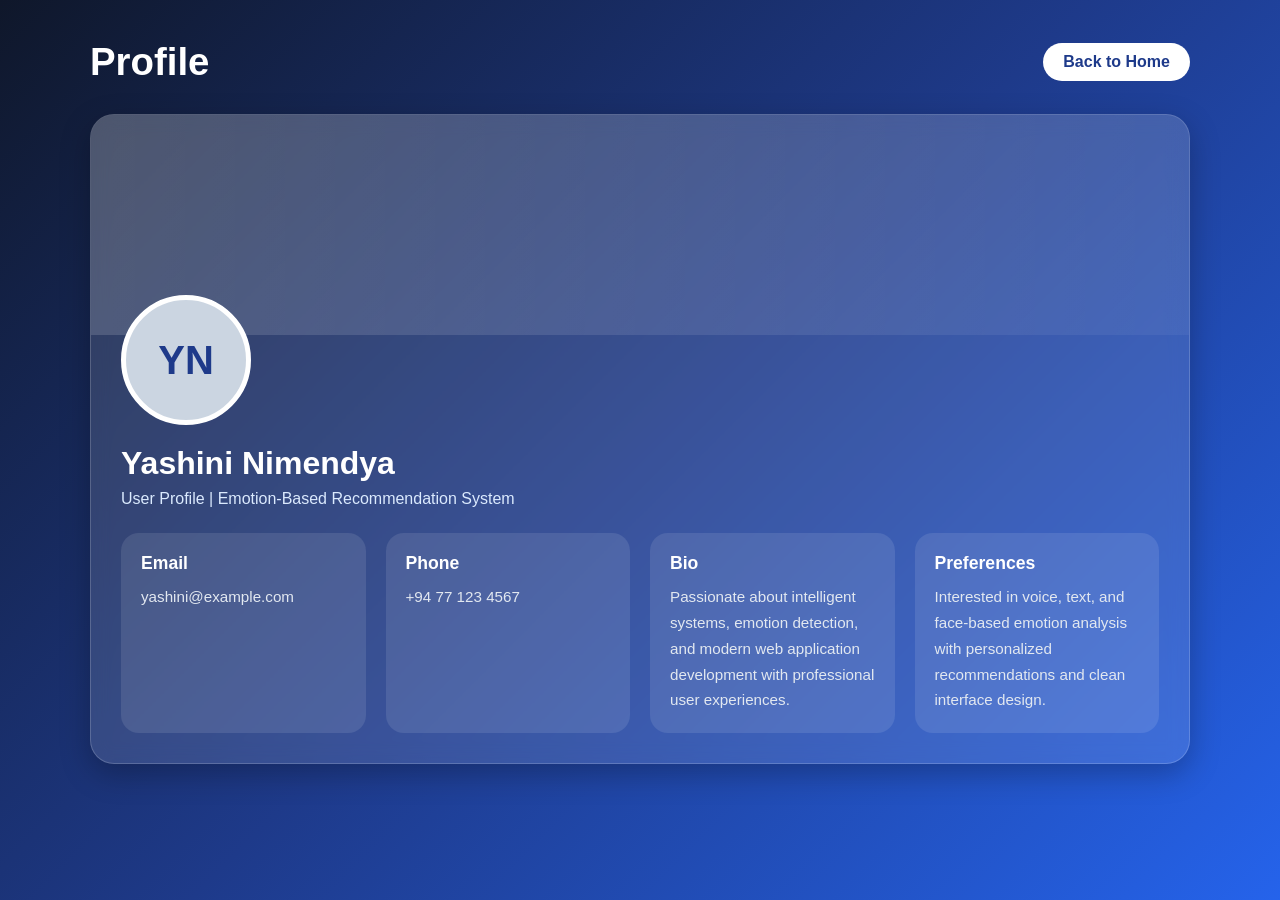
<file: profile.html>
<!DOCTYPE html>
<html lang="en">
<head>
  <meta charset="UTF-8" />
  <meta name="viewport" content="width=device-width, initial-scale=1.0" />
  <title>Profile</title>
  <style>
    * {
      margin: 0;
      padding: 0;
      box-sizing: border-box;
      font-family: "Segoe UI", Tahoma, Geneva, Verdana, sans-serif;
    }

    body {
      background: linear-gradient(135deg, #0f172a, #1e3a8a, #2563eb);
      min-height: 100vh;
      color: #fff;
      padding: 40px 20px;
    }

    .container {
      max-width: 1100px;
      margin: auto;
    }

    .top-bar {
      display: flex;
      justify-content: space-between;
      align-items: center;
      margin-bottom: 30px;
      flex-wrap: wrap;
      gap: 15px;
    }

    .top-bar h1 {
      font-size: 2.4rem;
    }

    .back-btn {
      text-decoration: none;
      background: #fff;
      color: #1e3a8a;
      padding: 10px 20px;
      border-radius: 25px;
      font-weight: 600;
      transition: 0.3s;
    }

    .back-btn:hover {
      background: #dbeafe;
    }

    .profile-card {
      background: rgba(255,255,255,0.12);
      border: 1px solid rgba(255,255,255,0.18);
      border-radius: 24px;
      backdrop-filter: blur(10px);
      box-shadow: 0 10px 30px rgba(0,0,0,0.25);
      overflow: hidden;
    }

    .cover {
      height: 220px;
      background: linear-gradient(to right, rgba(255,255,255,0.15), rgba(255,255,255,0.05));
    }

    .profile-content {
      padding: 30px;
      margin-top: -70px;
    }

    .avatar {
      width: 130px;
      height: 130px;
      border-radius: 50%;
      border: 5px solid #fff;
      background: #cbd5e1;
      display: flex;
      justify-content: center;
      align-items: center;
      color: #1e3a8a;
      font-size: 2.5rem;
      font-weight: bold;
      margin-bottom: 20px;
    }

    .name {
      font-size: 2rem;
      margin-bottom: 8px;
    }

    .role {
      color: #dbeafe;
      margin-bottom: 25px;
      font-size: 1rem;
    }

    .details {
      display: grid;
      grid-template-columns: repeat(auto-fit, minmax(240px, 1fr));
      gap: 20px;
    }

    .detail-box {
      background: rgba(255,255,255,0.1);
      border-radius: 18px;
      padding: 20px;
    }

    .detail-box h3 {
      margin-bottom: 10px;
      font-size: 1.1rem;
    }

    .detail-box p {
      color: #e2e8f0;
      line-height: 1.7;
      font-size: 0.95rem;
    }

    @media (max-width: 768px) {
      .top-bar h1 {
        font-size: 2rem;
      }

      .profile-content {
        padding: 20px;
      }

      .avatar {
        width: 110px;
        height: 110px;
        font-size: 2rem;
      }
    }
  </style>
</head>
<body>
  <div class="container">
    <div class="top-bar">
      <h1>Profile</h1>
      <a href="index.html" class="back-btn">Back to Home</a>
    </div>

    <div class="profile-card">
      <div class="cover"></div>

      <div class="profile-content">
        <div class="avatar">YN</div>
        <h2 class="name">Yashini Nimendya</h2>
        <p class="role">User Profile | Emotion-Based Recommendation System</p>

        <div class="details">
          <div class="detail-box">
            <h3>Email</h3>
            <p>yashini@example.com</p>
          </div>

          <div class="detail-box">
            <h3>Phone</h3>
            <p>+94 77 123 4567</p>
          </div>

          <div class="detail-box">
            <h3>Bio</h3>
            <p>
              Passionate about intelligent systems, emotion detection, and modern
              web application development with professional user experiences.
            </p>
          </div>

          <div class="detail-box">
            <h3>Preferences</h3>
            <p>
              Interested in voice, text, and face-based emotion analysis with
              personalized recommendations and clean interface design.
            </p>
          </div>
        </div>
      </div>
    </div>
  </div>
</body>
</html>
</file>
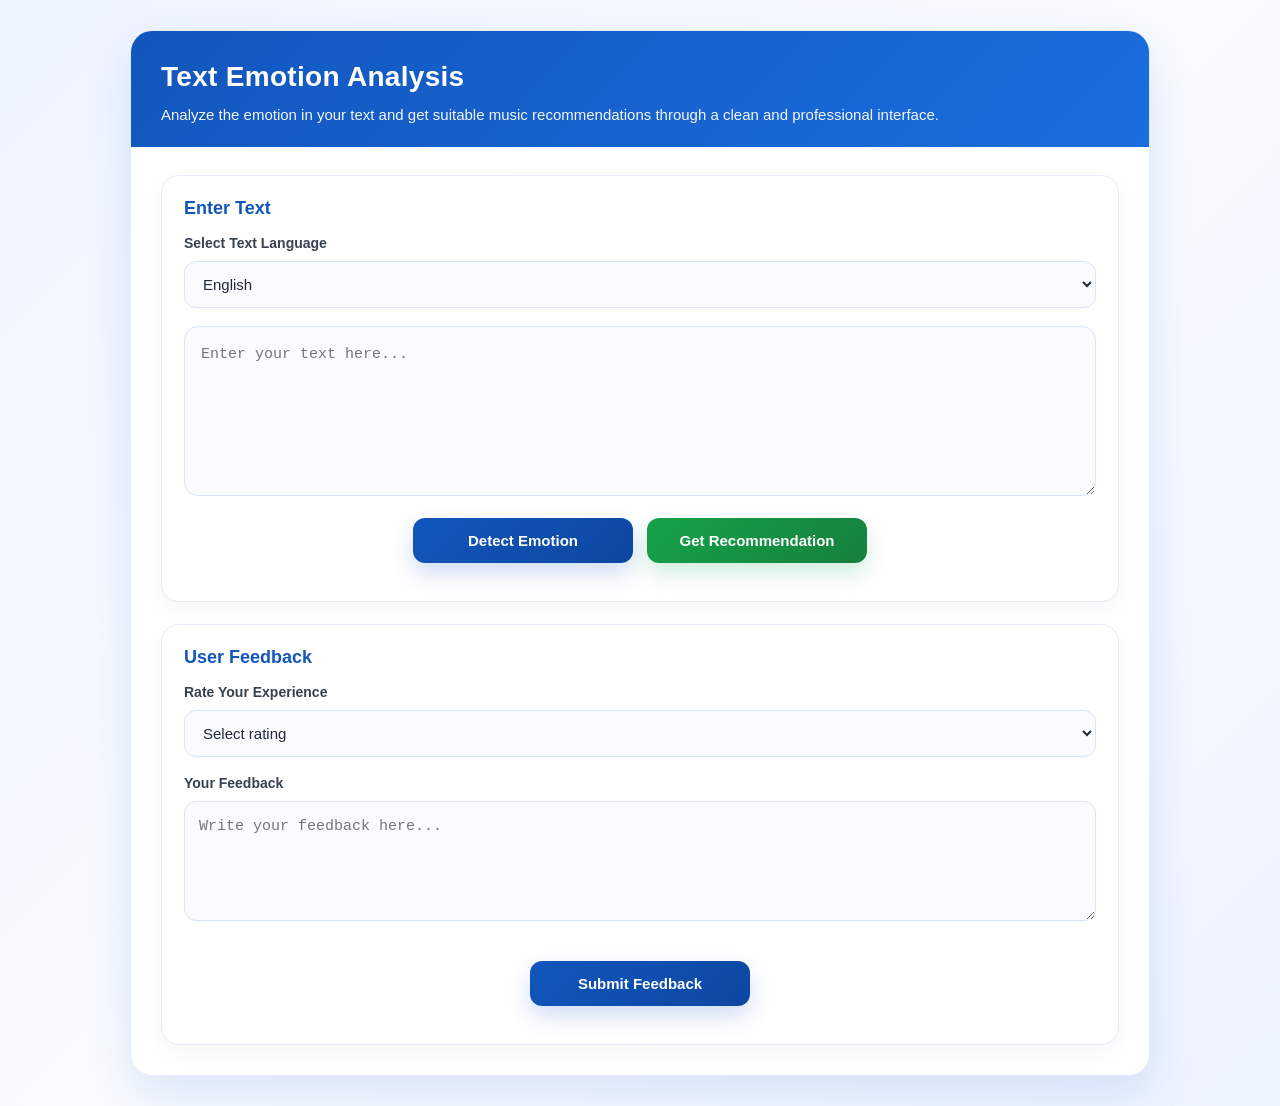
<file: text-emotion.html>
<!DOCTYPE html>
<html lang="en">
<head>
    <meta charset="UTF-8" />
    <meta name="viewport" content="width=device-width, initial-scale=1.0" />
    <title>Text Emotion Analysis</title>
    <style>
        * {
            box-sizing: border-box;
        }

        body {
            margin: 0;
            font-family: "Segoe UI", Arial, sans-serif;
            background: linear-gradient(135deg, #eef4ff 0%, #f8fbff 50%, #edf3ff 100%);
            color: #1f2937;
            min-height: 100vh;
            padding: 30px 16px;
        }

        .container {
            max-width: 1020px;
            margin: 0 auto;
            background: rgba(255, 255, 255, 0.96);
            border: 1px solid #e5ecf8;
            border-radius: 22px;
            box-shadow: 0 18px 45px rgba(18, 86, 188, 0.12);
            overflow: hidden;
        }

        .top-section {
            padding: 30px 30px 20px;
            background: linear-gradient(135deg, #1256bc 0%, #1b6de0 100%);
            color: #fff;
        }

        .top-section h2 {
            margin: 0;
            font-size: 28px;
            font-weight: 700;
            letter-spacing: 0.3px;
        }

        .top-section p {
            margin: 10px 0 0;
            font-size: 15px;
            line-height: 1.6;
            opacity: 0.95;
        }

        .content {
            padding: 28px 30px 30px;
        }

        .input-card,
        .result-card,
        .feedback-card {
            background: #ffffff;
            border: 1px solid #e4ebf7;
            border-radius: 18px;
            padding: 22px;
            box-shadow: 0 8px 20px rgba(15, 23, 42, 0.04);
        }

        .input-card {
            margin-bottom: 22px;
        }

        .result-card,
        .feedback-card {
            margin-top: 22px;
        }

        .section-title {
            margin: 0 0 16px;
            font-size: 18px;
            font-weight: 700;
            color: #1256bc;
        }

        .language-box,
        .feedback-group {
            margin-bottom: 18px;
        }

        .language-box label,
        .feedback-group label {
            display: block;
            margin-bottom: 10px;
            font-size: 14px;
            font-weight: 600;
            color: #374151;
        }

        .language-box select,
        .feedback-group select,
        .feedback-group input,
        .feedback-group textarea {
            width: 100%;
            padding: 13px 14px;
            border: 1px solid #d9e4f5;
            border-radius: 12px;
            font-size: 15px;
            background: #f9fbff;
            color: #1f2937;
            outline: none;
            transition: border-color 0.2s ease, box-shadow 0.2s ease;
        }

        .language-box select:focus,
        .feedback-group select:focus,
        .feedback-group input:focus,
        .feedback-group textarea:focus,
        textarea:focus {
            border-color: #1256bc;
            box-shadow: 0 0 0 4px rgba(18, 86, 188, 0.12);
        }

        textarea {
            width: 100%;
            min-height: 170px;
            padding: 16px;
            border: 1px solid #d9e4f5;
            border-radius: 14px;
            font-size: 15px;
            resize: vertical;
            margin-bottom: 18px;
            background: #f9fbff;
            color: #1f2937;
            outline: none;
            transition: border-color 0.2s ease, box-shadow 0.2s ease;
            line-height: 1.6;
        }

        .feedback-group textarea {
            min-height: 120px;
            resize: vertical;
        }

        .action-row {
            display: flex;
            justify-content: center;
            gap: 14px;
            flex-wrap: wrap;
        }

        .feedback-action-row {
            display: flex;
            justify-content: center;
            margin-top: 8px;
        }

        button {
            background: linear-gradient(135deg, #1256bc 0%, #0d47a1 100%);
            color: white;
            border: none;
            padding: 14px 26px;
            border-radius: 12px;
            cursor: pointer;
            font-size: 15px;
            font-weight: 600;
            transition: all 0.25s ease;
            box-shadow: 0 10px 22px rgba(18, 86, 188, 0.2);
            min-width: 220px;
        }

        button:hover {
            transform: translateY(-1px);
            box-shadow: 0 12px 24px rgba(18, 86, 188, 0.26);
        }

        #recommendBtn {
            background: linear-gradient(135deg, #16a34a 0%, #15803d 100%);
            box-shadow: 0 10px 22px rgba(22, 163, 74, 0.2);
        }

        #recommendBtn:hover {
            box-shadow: 0 12px 24px rgba(22, 163, 74, 0.26);
        }

        .loading {
            margin-top: 18px;
            color: #1256bc;
            font-weight: 700;
            display: none;
            font-size: 15px;
            text-align: center;
        }

        .error {
            margin-top: 16px;
            color: #dc2626;
            font-weight: 600;
            font-size: 14px;
            text-align: center;
        }

        .success-msg {
            margin-top: 14px;
            color: #16a34a;
            font-weight: 600;
            font-size: 14px;
            text-align: center;
        }

        .result {
            display: none;
        }

        .result-header h3 {
            margin: 0 0 16px;
            color: #1256bc;
            font-size: 20px;
        }

        .result-grid {
            display: grid;
            grid-template-columns: repeat(3, 1fr);
            gap: 14px;
            margin-bottom: 0;
        }

        .result-item {
            background: #f8fbff;
            border: 1px solid #dce7f8;
            border-radius: 14px;
            padding: 18px;
        }

        .result-item .label {
            display: block;
            font-size: 13px;
            color: #6b7280;
            margin-bottom: 8px;
            font-weight: 600;
        }

        .result-item .value {
            font-size: 17px;
            font-weight: 700;
            color: #1f2937;
            word-break: break-word;
            line-height: 1.5;
        }

        .songs-section {
            margin-top: 18px;
        }

        .songs-section h3 {
            margin: 0 0 14px;
            color: #1256bc;
            font-size: 18px;
        }

        .songs {
            display: grid;
            gap: 14px;
        }

        .song-card {
            padding: 16px;
            border: 1px solid #dde7f7;
            border-radius: 14px;
            background: linear-gradient(135deg, #ffffff 0%, #f8fbff 100%);
            box-shadow: 0 6px 14px rgba(15, 23, 42, 0.03);
        }

        .song-card p {
            margin: 8px 0;
            color: #374151;
            font-size: 14px;
            line-height: 1.6;
        }

        .song-card a {
            color: #1256bc;
            text-decoration: none;
            font-weight: 700;
        }

        .song-card a:hover {
            text-decoration: underline;
        }

        .no-data {
            color: #6b7280;
            font-size: 14px;
            margin: 0;
        }

        @media (max-width: 768px) {
            .top-section {
                padding: 24px 20px 16px;
            }

            .content {
                padding: 22px 20px 24px;
            }

            .result-grid {
                grid-template-columns: 1fr;
            }
        }

        @media (max-width: 560px) {
            .top-section h2 {
                font-size: 23px;
            }

            button {
                width: 100%;
            }

            .action-row,
            .feedback-action-row {
                display: block;
            }

            .action-row button {
                margin-bottom: 12px;
            }
        }
    </style>
</head>
<body>
    <div class="container">
        <div class="top-section">
            <h2 id="mainTitle">Text Emotion Analysis</h2>
            <p id="subText">Analyze the emotion in your text and get suitable music recommendations through a clean and professional interface.</p>
        </div>

        <div class="content">
            <div class="input-card">
                <h3 class="section-title" id="inputSectionTitle">Enter Text</h3>

                <div class="language-box">
                    <label for="languageSelect" id="languageLabel">Select Text Language</label>
                    <select id="languageSelect" onchange="changeLanguage()">
                        <option value="en">English</option>
                        <option value="si">සිංහල</option>
                        <option value="ta">தமிழ்</option>
                    </select>
                </div>

                <textarea id="textInput" placeholder="Enter your text here..."></textarea>

                <div class="action-row">
                    <button id="detectBtn" onclick="detectEmotionOnly()">Detect Emotion</button>
                    <button id="recommendBtn" onclick="getRecommendations()">Get Recommendation</button>
                </div>

                <div class="loading" id="loading">Analyzing emotion...</div>
                <div class="error" id="errorMsg"></div>
            </div>

            <div class="result result-card" id="resultBox">
                <div class="result-header">
                    <h3 id="predictionTitle">Prediction Result</h3>
                </div>

                <div class="result-grid">
                    <div class="result-item">
                        <span class="label" id="emotionLabel">Emotion:</span>
                        <span class="value" id="emotion" data-emotion-key=""></span>
                    </div>
                    <div class="result-item">
                        <span class="label" id="confidenceLabel">Confidence:</span>
                        <span class="value" id="probability"></span>
                    </div>
                    <div class="result-item">
                        <span class="label" id="descriptionLabel">Description:</span>
                        <span class="value" id="description"></span>
                    </div>
                </div>
            </div>

            <div class="result result-card" id="recommendationResultBox" style="display: none;">
                <div class="songs-section">
                    <h3 id="musicTitle">Music Recommendations</h3>
                    <div class="songs" id="recommendations"></div>
                </div>
            </div>

            <div class="feedback-card">
                <h3 class="section-title" id="feedbackTitle">User Feedback</h3>

                <div class="feedback-group">
                    <label for="feedbackRating" id="feedbackRatingLabel">Rate Your Experience</label>
                    <select id="feedbackRating">
                        <option value="">Select rating</option>
                        <option value="5">5 - Excellent</option>
                        <option value="4">4 - Very Good</option>
                        <option value="3">3 - Good</option>
                        <option value="2">2 - Fair</option>
                        <option value="1">1 - Poor</option>
                    </select>
                </div>

                <div class="feedback-group">
                    <label for="feedbackText" id="feedbackTextLabel">Your Feedback</label>
                    <textarea id="feedbackText" placeholder="Write your feedback here..."></textarea>
                </div>

                <div class="feedback-action-row">
                    <button id="feedbackBtn" onclick="submitFeedback()">Submit Feedback</button>
                </div>

                <div class="error" id="feedbackError"></div>
                <div class="success-msg" id="feedbackSuccess"></div>
            </div>
        </div>
    </div>

    <script>
        const translations = {
            en: {
                mainTitle: "Text Emotion Analysis",
                subText: "Analyze the emotion in your text and get suitable music recommendations through a clean and professional interface.",
                inputSectionTitle: "Enter Text",
                languageLabel: "Select Text Language",
                placeholder: "Enter your text here...",
                detectBtn: "Detect Emotion",
                recommendBtn: "Get Recommendation",
                loading: "Analyzing emotion...",
                predictionTitle: "Prediction Result",
                emotionLabel: "Emotion:",
                confidenceLabel: "Confidence:",
                descriptionLabel: "Description:",
                musicTitle: "Music Recommendations",
                emptyText: "Please enter some text.",
                somethingWrong: "Something went wrong.",
                noRecommendations: "No recommendations found.",
                clickRecommendation: 'Click "Get Recommendation" to view music suggestions.',
                failedConnection: "Failed to connect to server.",
                title: "Title:",
                channelArtist: "Channel/Artist:",
                artist: "Artist:",
                genre: "Genre:",
                feedbackTitle: "User Feedback",
                feedbackRatingLabel: "Rate Your Experience",
                feedbackTextLabel: "Your Feedback",
                feedbackPlaceholder: "Write your feedback here...",
                feedbackBtn: "Submit Feedback",
                selectRating: "Select rating",
                feedbackEmpty: "Please select a rating and enter your feedback.",
                feedbackSuccess: "Thank you! Your feedback has been submitted successfully.",
                feedbackFailed: "Failed to submit feedback.",
                ratingOptions: [
                    "5 - Excellent",
                    "4 - Very Good",
                    "3 - Good",
                    "2 - Fair",
                    "1 - Poor"
                ]
            },
            si: {
                mainTitle: "පෙළ හැඟීම් විශ්ලේෂණය",
                subText: "ඔබ ඇතුළත් කරන පෙළේ හැඟීම විශ්ලේෂණය කර, ගැළපෙන සංගීත නිර්දේශ ලබාගන්න.",
                inputSectionTitle: "පෙළ ඇතුළත් කරන්න",
                languageLabel: "පෙළ භාෂාව තෝරන්න",
                placeholder: "ඔබගේ පෙළ මෙහි ඇතුළත් කරන්න...",
                detectBtn: "හැඟීම හඳුනාගන්න",
                recommendBtn: "නිර්දේශ ලබාගන්න",
                loading: "හැඟීම විශ්ලේෂණය කරමින්...",
                predictionTitle: "ප්‍රතිඵලය",
                emotionLabel: "හැඟීම:",
                confidenceLabel: "විශ්වාස මට්ටම:",
                descriptionLabel: "විස්තරය:",
                musicTitle: "සංගීත නිර්දේශ",
                emptyText: "කරුණාකර පෙළක් ඇතුළත් කරන්න.",
                somethingWrong: "යම් දෝෂයක් ඇතිවිය.",
                noRecommendations: "නිර්දේශ කිසිවක් හමු නොවීය.",
                clickRecommendation: '"නිර්දේශ ලබාගන්න" ඔබා ගීත නිර්දේශ බලන්න.',
                failedConnection: "සේවාදායකයට සම්බන්ධ වීමට අසමත් විය.",
                title: "ශීර්ෂය:",
                channelArtist: "චැනලය/කලාකරු:",
                artist: "කලාකරු:",
                genre: "ප්‍රභේදය:",
                feedbackTitle: "පරිශීලක අදහස්",
                feedbackRatingLabel: "ඔබගේ අත්දැකීම අගය කරන්න",
                feedbackTextLabel: "ඔබගේ අදහස්",
                feedbackPlaceholder: "ඔබගේ අදහස් මෙහි ලියන්න...",
                feedbackBtn: "අදහස් යවන්න",
                selectRating: "අගය කිරීම තෝරන්න",
                feedbackEmpty: "කරුණාකර අගය කිරීමක් තෝරා අදහස් ඇතුළත් කරන්න.",
                feedbackSuccess: "ස්තූතියි! ඔබගේ අදහස් සාර්ථකව යවා ඇත.",
                feedbackFailed: "අදහස් යැවීමට අසමත් විය.",
                ratingOptions: [
                    "5 - විශිෂ්ටයි",
                    "4 - ඉතා හොඳයි",
                    "3 - හොඳයි",
                    "2 - සාමාන්‍යයි",
                    "1 - දුර්වලයි"
                ]
            },
            ta: {
                mainTitle: "உரை உணர்வு பகுப்பாய்வு",
                subText: "உங்கள் உரையின் உணர்வை பகுப்பாய்வு செய்து, பொருத்தமான இசை பரிந்துரைகளை பெறுங்கள்.",
                inputSectionTitle: "உரையை உள்ளிடவும்",
                languageLabel: "உரை மொழியை தேர்ந்தெடுக்கவும்",
                placeholder: "உங்கள் உரையை இங்கே உள்ளிடவும்...",
                detectBtn: "உணர்வை கண்டறி",
                recommendBtn: "பரிந்துரையை பெறுங்கள்",
                loading: "உணர்வு பகுப்பாய்வு செய்யப்படுகிறது...",
                predictionTitle: "முடிவு",
                emotionLabel: "உணர்வு:",
                confidenceLabel: "நம்பிக்கை அளவு:",
                descriptionLabel: "விளக்கம்:",
                musicTitle: "இசை பரிந்துரைகள்",
                emptyText: "தயவுசெய்து ஒரு உரையை உள்ளிடவும்.",
                somethingWrong: "ஏதோ தவறு ஏற்பட்டது.",
                noRecommendations: "பரிந்துரைகள் எதுவும் கிடைக்கவில்லை.",
                clickRecommendation: '"பரிந்துரையை பெறுங்கள்" என்பதை அழுத்தி இசை பரிந்துரைகளை பாருங்கள்.',
                failedConnection: "சேவையகத்துடன் இணைக்க முடியவில்லை.",
                title: "தலைப்பு:",
                channelArtist: "சேனல்/கலைஞர்:",
                artist: "கலைஞர்:",
                genre: "வகை:",
                feedbackTitle: "பயனர் கருத்து",
                feedbackRatingLabel: "உங்கள் அனுபவத்தை மதிப்பிடுங்கள்",
                feedbackTextLabel: "உங்கள் கருத்து",
                feedbackPlaceholder: "உங்கள் கருத்தை இங்கே எழுதுங்கள்...",
                feedbackBtn: "கருத்தை சமர்ப்பிக்கவும்",
                selectRating: "மதிப்பீட்டை தேர்ந்தெடுக்கவும்",
                feedbackEmpty: "தயவுசெய்து மதிப்பீடும் கருத்தும் வழங்கவும்.",
                feedbackSuccess: "நன்றி! உங்கள் கருத்து வெற்றிகரமாக அனுப்பப்பட்டது.",
                feedbackFailed: "கருத்தை அனுப்ப முடியவில்லை.",
                ratingOptions: [
                    "5 - சிறந்தது",
                    "4 - மிகவும் நல்லது",
                    "3 - நல்லது",
                    "2 - சாதாரணம்",
                    "1 - மோசம்"
                ]
            }
        };

        function getCurrentLanguage() {
            return document.getElementById("languageSelect").value;
        }

        function updateRatingOptions(lang) {
            const t = translations[lang];
            const ratingSelect = document.getElementById("feedbackRating");

            ratingSelect.innerHTML = `
                <option value="">${t.selectRating}</option>
                <option value="5">${t.ratingOptions[0]}</option>
                <option value="4">${t.ratingOptions[1]}</option>
                <option value="3">${t.ratingOptions[2]}</option>
                <option value="2">${t.ratingOptions[3]}</option>
                <option value="1">${t.ratingOptions[4]}</option>
            `;
        }

        function changeLanguage() {
            const lang = getCurrentLanguage();
            const t = translations[lang];

            document.getElementById("mainTitle").textContent = t.mainTitle;
            document.getElementById("subText").textContent = t.subText;
            document.getElementById("inputSectionTitle").textContent = t.inputSectionTitle;
            document.getElementById("languageLabel").textContent = t.languageLabel;
            document.getElementById("textInput").placeholder = t.placeholder;
            document.getElementById("detectBtn").textContent = t.detectBtn;
            document.getElementById("recommendBtn").textContent = t.recommendBtn;
            document.getElementById("loading").textContent = t.loading;
            document.getElementById("predictionTitle").textContent = t.predictionTitle;
            document.getElementById("emotionLabel").textContent = t.emotionLabel;
            document.getElementById("confidenceLabel").textContent = t.confidenceLabel;
            document.getElementById("descriptionLabel").textContent = t.descriptionLabel;
            document.getElementById("musicTitle").textContent = t.musicTitle;
            document.getElementById("feedbackTitle").textContent = t.feedbackTitle;
            document.getElementById("feedbackRatingLabel").textContent = t.feedbackRatingLabel;
            document.getElementById("feedbackTextLabel").textContent = t.feedbackTextLabel;
            document.getElementById("feedbackText").placeholder = t.feedbackPlaceholder;
            document.getElementById("feedbackBtn").textContent = t.feedbackBtn;

            updateRatingOptions(lang);
        }

        function clearUI() {
            document.getElementById("errorMsg").textContent = "";
            document.getElementById("recommendations").innerHTML = "";
            document.getElementById("resultBox").style.display = "none";
            document.getElementById("recommendationResultBox").style.display = "none";
        }

        function setResultData(data, showRecommendations = true) {
            const lang = getCurrentLanguage();
            const t = translations[lang];
            const recommendationsDiv = document.getElementById("recommendations");
            const emotionValue = data.emotion || "-";

            document.getElementById("emotion").textContent = emotionValue;
            document.getElementById("emotion").dataset.emotionKey = emotionValue;
            document.getElementById("probability").textContent = data.probability || "-";
            document.getElementById("description").textContent = data.description || "-";

            recommendationsDiv.innerHTML = "";
            document.getElementById("resultBox").style.display = "block";

            if (showRecommendations) {
                if (data.recommendations && data.recommendations.length > 0) {
                    data.recommendations.forEach(song => {
                        const songCard = document.createElement("div");
                        songCard.className = "song-card";

                        if (song.url && song.url !== "#") {
                            songCard.innerHTML = `
                                <p><strong>${t.title}</strong> <a href="${song.url}" target="_blank" rel="noopener noreferrer">${song.title}</a></p>
                                <p><strong>${t.channelArtist}</strong> ${song.channel || song.artist || "Unknown"}</p>
                            `;
                        } else {
                            songCard.innerHTML = `
                                <p><strong>${t.title}</strong> ${song.title || "Unknown"}</p>
                                <p><strong>${t.artist}</strong> ${song.artist || song.channel || "Unknown"}</p>
                                <p><strong>${t.genre}</strong> ${song.genre || "Unknown"}</p>
                            `;
                        }

                        recommendationsDiv.appendChild(songCard);
                    });
                } else {
                    recommendationsDiv.innerHTML = `<p class="no-data">${t.noRecommendations}</p>`;
                }

                document.getElementById("recommendationResultBox").style.display = "block";
            } else {
                recommendationsDiv.innerHTML = `<p class="no-data">${t.clickRecommendation}</p>`;
                document.getElementById("recommendationResultBox").style.display = "block";
            }
        }

        async function callEmotionApi(showRecommendations = true) {
            const lang = getCurrentLanguage();
            const t = translations[lang];
            const text = document.getElementById("textInput").value.trim();
            const errorMsg = document.getElementById("errorMsg");
            const loading = document.getElementById("loading");

            clearUI();

            if (!text) {
                errorMsg.textContent = t.emptyText;
                return;
            }

            loading.style.display = "block";

            try {
                const response = await fetch("/detect_emotion", {
                    method: "POST",
                    headers: {
                        "Content-Type": "application/json"
                    },
                    body: JSON.stringify({
                        text: text,
                        language: lang,
                        recommend: showRecommendations
                    })
                });

                const data = await response.json();
                loading.style.display = "none";

                if (!response.ok) {
                    errorMsg.textContent = data.error || t.somethingWrong;
                    return;
                }

                setResultData(data, showRecommendations);

            } catch (error) {
                loading.style.display = "none";
                errorMsg.textContent = t.failedConnection;
                console.error(error);
            }
        }

        async function detectEmotionOnly() {
            await callEmotionApi(false);
        }

        async function getRecommendations() {
            await callEmotionApi(true);
        }

        async function submitFeedback() {
            const lang = getCurrentLanguage();
            const t = translations[lang];

            const rating = document.getElementById("feedbackRating").value;
            const feedback = document.getElementById("feedbackText").value.trim();
            const feedbackError = document.getElementById("feedbackError");
            const feedbackSuccess = document.getElementById("feedbackSuccess");
            const detectedEmotion = document.getElementById("emotion").dataset.emotionKey || document.getElementById("emotion").textContent.trim();

            feedbackError.textContent = "";
            feedbackSuccess.textContent = "";

            if (!rating || !feedback) {
                feedbackError.textContent = t.feedbackEmpty;
                return;
            }

            try {
                const response = await fetch("/submit_feedback", {
                    method: "POST",
                    headers: {
                        "Content-Type": "application/json"
                    },
                    body: JSON.stringify({
                        rating: rating,
                        feedback: feedback,
                        language: lang,
                        emotion: detectedEmotion,
                        module: "text_emotion_analysis"
                    })
                });

                const data = await response.json();

                if (!response.ok) {
                    feedbackError.textContent = data.error || t.feedbackFailed;
                    return;
                }

                feedbackSuccess.textContent = t.feedbackSuccess;
                document.getElementById("feedbackRating").value = "";
                document.getElementById("feedbackText").value = "";
            } catch (error) {
                feedbackError.textContent = t.feedbackFailed;
                console.error(error);
            }
        }

        changeLanguage();
    </script>
</body>
</html>
</file>
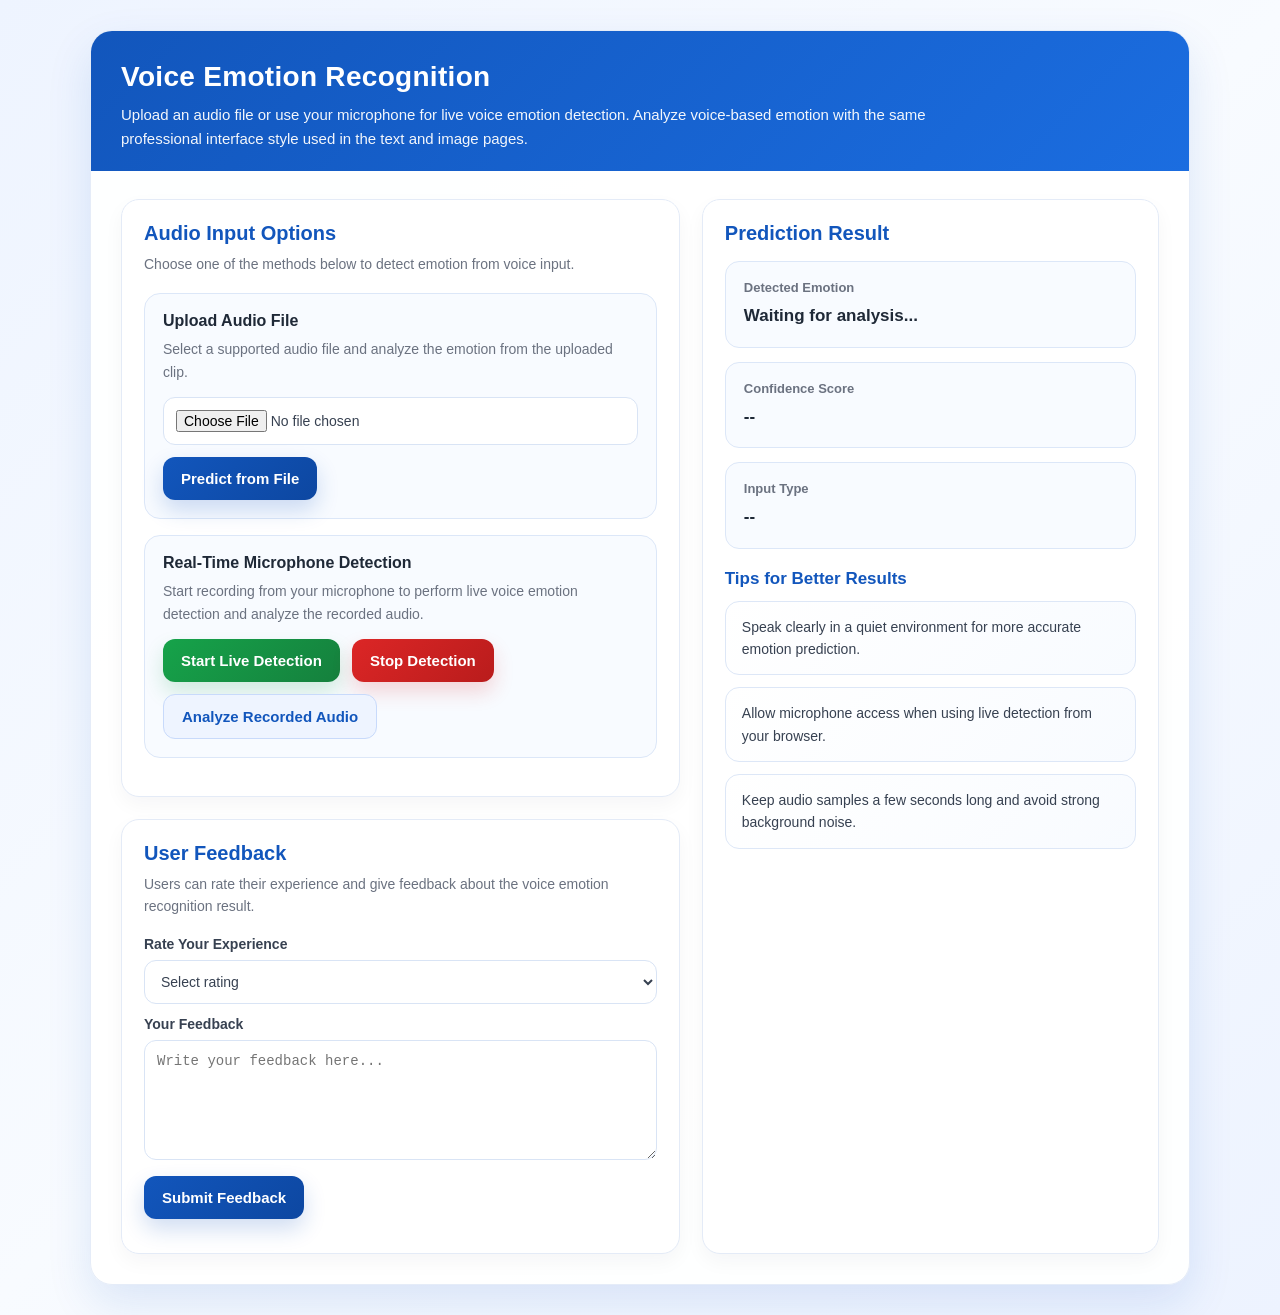
<file: voice-emotion.html>
<!DOCTYPE html>
<html lang="en">
<head>
    <meta charset="UTF-8" />
    <meta name="viewport" content="width=device-width, initial-scale=1" />
    <title>Voice Emotion Recognition</title>
    <style>
        * {
            box-sizing: border-box;
        }

        body {
            margin: 0;
            font-family: "Segoe UI", Arial, sans-serif;
            background: linear-gradient(135deg, #eef4ff 0%, #f8fbff 50%, #edf3ff 100%);
            color: #1f2937;
            min-height: 100vh;
            padding: 30px 16px;
        }

        .container {
            max-width: 1100px;
            margin: 0 auto;
            background: rgba(255, 255, 255, 0.96);
            border: 1px solid #e5ecf8;
            border-radius: 22px;
            box-shadow: 0 18px 45px rgba(18, 86, 188, 0.12);
            overflow: hidden;
        }

        .top-section {
            padding: 30px 30px 20px;
            background: linear-gradient(135deg, #1256bc 0%, #1b6de0 100%);
            color: #fff;
        }

        .top-section h2 {
            margin: 0;
            font-size: 28px;
            font-weight: 700;
            letter-spacing: 0.3px;
        }

        .top-section p {
            margin: 10px 0 0;
            font-size: 15px;
            line-height: 1.6;
            opacity: 0.95;
            max-width: 850px;
        }

        .content {
            padding: 28px 30px 30px;
        }

        .page-grid {
            display: grid;
            grid-template-columns: 1.1fr 0.9fr;
            gap: 22px;
        }

        .input-card,
        .result-panel,
        .feedback-panel {
            background: #ffffff;
            border: 1px solid #e4ebf7;
            border-radius: 18px;
            padding: 22px;
            box-shadow: 0 8px 20px rgba(15, 23, 42, 0.04);
        }

        .feedback-panel {
            margin-top: 22px;
        }

        .section-title {
            margin: 0 0 8px;
            font-size: 20px;
            font-weight: 700;
            color: #1256bc;
        }

        .section-subtitle {
            margin: 0 0 18px;
            color: #6b7280;
            font-size: 14px;
            line-height: 1.6;
        }

        .option-box {
            background: #f8fbff;
            border: 1px solid #dce7f8;
            border-radius: 16px;
            padding: 18px;
            margin-bottom: 16px;
        }

        .option-box:last-child {
            margin-bottom: 0;
        }

        .option-box h4 {
            margin: 0 0 8px;
            font-size: 16px;
            color: #1f2937;
        }

        .option-box p {
            margin: 0 0 14px;
            font-size: 14px;
            color: #6b7280;
            line-height: 1.6;
        }

        .file-input,
        .feedback-select,
        .feedback-textarea {
            width: 100%;
            padding: 12px;
            border: 1px solid #d9e4f5;
            border-radius: 12px;
            background: #fff;
            font-size: 14px;
            color: #374151;
            margin-bottom: 12px;
            outline: none;
        }

        .feedback-textarea {
            min-height: 120px;
            resize: vertical;
        }

        .file-input:focus,
        .feedback-select:focus,
        .feedback-textarea:focus {
            border-color: #1256bc;
            box-shadow: 0 0 0 4px rgba(18, 86, 188, 0.12);
        }

        .feedback-label {
            display: block;
            margin-bottom: 8px;
            font-size: 14px;
            font-weight: 600;
            color: #374151;
        }

        .button-row {
            display: flex;
            flex-wrap: wrap;
            gap: 12px;
        }

        button {
            border: none;
            border-radius: 12px;
            padding: 13px 18px;
            font-size: 15px;
            font-weight: 600;
            cursor: pointer;
            transition: all 0.25s ease;
        }

        .btn-primary {
            background: linear-gradient(135deg, #1256bc 0%, #0d47a1 100%);
            color: #fff;
            box-shadow: 0 10px 22px rgba(18, 86, 188, 0.2);
        }

        .btn-primary:hover {
            transform: translateY(-1px);
            box-shadow: 0 12px 24px rgba(18, 86, 188, 0.26);
        }

        .btn-success {
            background: linear-gradient(135deg, #16a34a 0%, #15803d 100%);
            color: #fff;
            box-shadow: 0 10px 20px rgba(22, 163, 74, 0.18);
        }

        .btn-success:hover {
            transform: translateY(-1px);
        }

        .btn-danger {
            background: linear-gradient(135deg, #dc2626 0%, #b91c1c 100%);
            color: #fff;
            box-shadow: 0 10px 20px rgba(220, 38, 38, 0.18);
        }

        .btn-danger:hover {
            transform: translateY(-1px);
        }

        .btn-secondary {
            background: #eef4ff;
            color: #1256bc;
            border: 1px solid #c8dafb;
        }

        .btn-secondary:hover {
            background: #e2edff;
        }

        .status-box {
            margin-top: 18px;
            padding: 14px 16px;
            border-radius: 14px;
            font-weight: 600;
            font-size: 14px;
            display: none;
        }

        .status-info {
            display: block;
            background: #eff6ff;
            color: #1256bc;
            border: 1px solid #bfdbfe;
        }

        .status-success {
            display: block;
            background: #f0fdf4;
            color: #166534;
            border: 1px solid #bbf7d0;
        }

        .status-error {
            display: block;
            background: #fef2f2;
            color: #991b1b;
            border: 1px solid #fecaca;
        }

        .status-warning {
            display: block;
            background: #fff7ed;
            color: #9a3412;
            border: 1px solid #fdba74;
        }

        .live-indicator {
            display: none;
            align-items: center;
            gap: 8px;
            margin-top: 12px;
            color: #dc2626;
            font-weight: 700;
            font-size: 14px;
        }

        .live-dot {
            width: 10px;
            height: 10px;
            border-radius: 50%;
            background: #dc2626;
            animation: pulse 1s infinite;
        }

        @keyframes pulse {
            0% { transform: scale(1); opacity: 1; }
            50% { transform: scale(1.35); opacity: 0.5; }
            100% { transform: scale(1); opacity: 1; }
        }

        .audio-player {
            width: 100%;
            margin-top: 14px;
            display: none;
            border-radius: 12px;
        }

        .result-card {
            background: #ffffff;
        }

        .result-header h3 {
            margin: 0 0 16px;
            color: #1256bc;
            font-size: 20px;
        }

        .result-grid {
            display: grid;
            gap: 14px;
            margin-bottom: 20px;
        }

        .result-item {
            background: #f8fbff;
            border: 1px solid #dce7f8;
            border-radius: 14px;
            padding: 18px;
        }

        .result-item .label {
            display: block;
            font-size: 13px;
            color: #6b7280;
            margin-bottom: 8px;
            font-weight: 600;
        }

        .result-item .value {
            font-size: 17px;
            font-weight: 700;
            color: #1f2937;
            word-break: break-word;
            line-height: 1.5;
        }

        .tips-section {
            margin-top: 14px;
        }

        .tips-section h4 {
            margin: 0 0 12px;
            color: #1256bc;
            font-size: 17px;
        }

        .tips-list {
            display: grid;
            gap: 12px;
        }

        .tip {
            background: linear-gradient(135deg, #ffffff 0%, #f8fbff 100%);
            border: 1px solid #dde7f7;
            border-radius: 14px;
            padding: 14px 16px;
            color: #374151;
            line-height: 1.6;
            font-size: 14px;
        }

        .feedback-message {
            margin-top: 12px;
            font-size: 14px;
            font-weight: 600;
        }

        .feedback-success {
            color: #166534;
        }

        .feedback-error {
            color: #991b1b;
        }

        @media (max-width: 900px) {
            .page-grid {
                grid-template-columns: 1fr;
            }
        }

        @media (max-width: 768px) {
            .top-section {
                padding: 24px 20px 16px;
            }

            .content {
                padding: 22px 20px 24px;
            }
        }

        @media (max-width: 560px) {
            .top-section h2 {
                font-size: 23px;
            }

            .button-row {
                flex-direction: column;
            }

            .button-row button {
                width: 100%;
            }

            .input-card,
            .result-panel,
            .feedback-panel {
                padding: 18px;
            }
        }
    </style>
</head>
<body>
    <div class="container">
        <div class="top-section">
            <h2>Voice Emotion Recognition</h2>
            <p>
                Upload an audio file or use your microphone for live voice emotion detection.
                Analyze voice-based emotion with the same professional interface style used in the text and image pages.
            </p>
        </div>

        <div class="content">
            <div class="page-grid">
                <div>
                    <div class="input-card">
                        <h3 class="section-title">Audio Input Options</h3>
                        <p class="section-subtitle">
                            Choose one of the methods below to detect emotion from voice input.
                        </p>

                        <div class="option-box">
                            <h4>Upload Audio File</h4>
                            <p>Select a supported audio file and analyze the emotion from the uploaded clip.</p>
                            <input type="file" id="audioFile" class="file-input" accept=".wav,.mp3,.ogg,.m4a,.webm" />
                            <div class="button-row">
                                <button class="btn-primary" onclick="uploadAudio()">Predict from File</button>
                            </div>
                        </div>

                        <div class="option-box">
                            <h4>Real-Time Microphone Detection</h4>
                            <p>
                                Start recording from your microphone to perform live voice emotion detection
                                and analyze the recorded audio.
                            </p>

                            <div class="button-row">
                                <button class="btn-success" id="startRecordBtn">Start Live Detection</button>
                                <button class="btn-danger" id="stopRecordBtn" disabled>Stop Detection</button>
                                <button class="btn-secondary" id="analyzeRecordedBtn" disabled>Analyze Recorded Audio</button>
                            </div>

                            <div class="live-indicator" id="liveIndicator">
                                <span class="live-dot"></span>
                                <span>Live microphone detection is active</span>
                            </div>

                            <audio id="audioPlayback" class="audio-player" controls></audio>
                        </div>

                        <div id="statusBox" class="status-box"></div>
                    </div>

                    <div class="feedback-panel">
                        <h3 class="section-title">User Feedback</h3>
                        <p class="section-subtitle">
                            Users can rate their experience and give feedback about the voice emotion recognition result.
                        </p>

                        <label class="feedback-label" for="feedbackRating">Rate Your Experience</label>
                        <select id="feedbackRating" class="feedback-select">
                            <option value="">Select rating</option>
                            <option value="5">5 - Excellent</option>
                            <option value="4">4 - Very Good</option>
                            <option value="3">3 - Good</option>
                            <option value="2">2 - Fair</option>
                            <option value="1">1 - Poor</option>
                        </select>

                        <label class="feedback-label" for="feedbackText">Your Feedback</label>
                        <textarea
                            id="feedbackText"
                            class="feedback-textarea"
                            placeholder="Write your feedback here..."
                        ></textarea>

                        <div class="button-row">
                            <button class="btn-primary" onclick="submitFeedback()">Submit Feedback</button>
                        </div>

                        <div id="feedbackMessage" class="feedback-message"></div>
                    </div>
                </div>

                <div class="result-panel">
                    <div class="result-header">
                        <h3>Prediction Result</h3>
                    </div>

                    <div class="result-grid">
                        <div class="result-item">
                            <span class="label">Detected Emotion</span>
                            <span class="value" id="emotion" data-emotion-key="">Waiting for analysis...</span>
                        </div>

                        <div class="result-item">
                            <span class="label">Confidence Score</span>
                            <span class="value" id="confidence">--</span>
                        </div>

                        <div class="result-item">
                            <span class="label">Input Type</span>
                            <span class="value" id="inputType">--</span>
                        </div>
                    </div>

                    <div class="tips-section">
                        <h4>Tips for Better Results</h4>
                        <div class="tips-list">
                            <div class="tip">
                                Speak clearly in a quiet environment for more accurate emotion prediction.
                            </div>
                            <div class="tip">
                                Allow microphone access when using live detection from your browser.
                            </div>
                            <div class="tip">
                                Keep audio samples a few seconds long and avoid strong background noise.
                            </div>
                        </div>
                    </div>
                </div>
            </div>
        </div>
    </div>

    <script>
        const statusBox = document.getElementById("statusBox");
        const emotionEl = document.getElementById("emotion");
        const confidenceEl = document.getElementById("confidence");
        const inputTypeEl = document.getElementById("inputType");
        const startRecordBtn = document.getElementById("startRecordBtn");
        const stopRecordBtn = document.getElementById("stopRecordBtn");
        const analyzeRecordedBtn = document.getElementById("analyzeRecordedBtn");
        const audioPlayback = document.getElementById("audioPlayback");
        const liveIndicator = document.getElementById("liveIndicator");
        const feedbackMessage = document.getElementById("feedbackMessage");

        let mediaRecorder = null;
        let audioChunks = [];
        let recordedBlob = null;
        let currentStream = null;

        function showStatus(message, type = "info") {
            statusBox.textContent = message;
            statusBox.className = "status-box";

            if (type === "info") statusBox.classList.add("status-info");
            if (type === "success") statusBox.classList.add("status-success");
            if (type === "error") statusBox.classList.add("status-error");
            if (type === "warning") statusBox.classList.add("status-warning");
        }

        function updateResult(emotion, confidence, inputType, emotionKey = "") {
            emotionEl.textContent = emotion || "Not available";
            confidenceEl.textContent = confidence || "--";
            inputTypeEl.textContent = inputType || "--";
            emotionEl.dataset.emotionKey = emotionKey || emotion || "";
        }

        async function uploadAudio() {
            const fileInput = document.getElementById("audioFile");
            const file = fileInput.files[0];

            if (!file) {
                showStatus("Please select an audio file first.", "error");
                return;
            }

            const formData = new FormData();
            formData.append("audio", file);

            showStatus("Analyzing uploaded audio file...", "info");
            updateResult("Processing...", "--", "Uploaded File", "");

            try {
                const response = await fetch("/predict_voice_emotion", {
                    method: "POST",
                    body: formData
                });

                const data = await response.json();

                if (!response.ok) {
                    showStatus(data.error || "Failed to analyze uploaded audio.", "error");
                    updateResult("Prediction failed", "--", "Uploaded File", "");
                    return;
                }

                updateResult(
                    data.emotion || "Unknown",
                    data.confidence || "--",
                    "Uploaded File",
                    data.emotion_key || data.emotion || ""
                );
                showStatus("Uploaded audio analyzed successfully.", "success");
            } catch (error) {
                console.error(error);
                showStatus("Failed to connect to the server.", "error");
                updateResult("Server error", "--", "Uploaded File", "");
            }
        }

        async function startLiveRecording() {
            try {
                currentStream = await navigator.mediaDevices.getUserMedia({ audio: true });

                audioChunks = [];
                recordedBlob = null;

                const mimeType = MediaRecorder.isTypeSupported("audio/webm")
                    ? "audio/webm"
                    : "audio/ogg";

                mediaRecorder = new MediaRecorder(currentStream, { mimeType });

                mediaRecorder.ondataavailable = async (event) => {
                    if (event.data && event.data.size > 0) {
                        audioChunks.push(event.data);
                        await sendLiveChunk(event.data);
                    }
                };

                mediaRecorder.onstop = () => {
                    recordedBlob = new Blob(audioChunks, { type: mimeType });
                    const audioURL = URL.createObjectURL(recordedBlob);
                    audioPlayback.src = audioURL;
                    audioPlayback.style.display = "block";
                    analyzeRecordedBtn.disabled = false;

                    if (currentStream) {
                        currentStream.getTracks().forEach(track => track.stop());
                    }
                };

                mediaRecorder.start(3000);

                startRecordBtn.disabled = true;
                stopRecordBtn.disabled = false;
                analyzeRecordedBtn.disabled = true;
                liveIndicator.style.display = "flex";

                showStatus("Live voice detection started. Speak clearly into your microphone.", "info");
                updateResult("Listening...", "--", "Live Microphone", "");
            } catch (error) {
                console.error(error);
                showStatus("Could not access microphone. Please allow microphone permission.", "error");
            }
        }

        function stopLiveRecording() {
            if (mediaRecorder && mediaRecorder.state !== "inactive") {
                mediaRecorder.stop();
            }

            startRecordBtn.disabled = false;
            stopRecordBtn.disabled = true;
            liveIndicator.style.display = "none";

            showStatus("Recording stopped. You can now analyze the full recorded audio.", "warning");
        }

        async function sendLiveChunk(chunkBlob) {
            try {
                const formData = new FormData();
                formData.append("audio", chunkBlob, "live_chunk.webm");

                const response = await fetch("/predict_voice_emotion_realtime", {
                    method: "POST",
                    body: formData
                });

                const data = await response.json();

                if (response.ok) {
                    updateResult(
                        data.emotion || "Unknown",
                        data.confidence || "--",
                        "Live Microphone",
                        data.emotion_key || data.emotion || ""
                    );
                    showStatus("Live emotion updated from microphone input.", "success");
                }
            } catch (error) {
                console.error("Live chunk error:", error);
            }
        }

        async function analyzeRecordedAudio() {
            if (!recordedBlob) {
                showStatus("No recorded audio available to analyze.", "error");
                return;
            }

            showStatus("Analyzing recorded microphone audio...", "info");
            updateResult("Processing...", "--", "Recorded Microphone Audio", "");

            try {
                const formData = new FormData();
                formData.append("audio", recordedBlob, "recorded_audio.webm");

                const response = await fetch("/predict_voice_emotion", {
                    method: "POST",
                    body: formData
                });

                const data = await response.json();

                if (!response.ok) {
                    showStatus(data.error || "Failed to analyze recorded audio.", "error");
                    updateResult("Prediction failed", "--", "Recorded Microphone Audio", "");
                    return;
                }

                updateResult(
                    data.emotion || "Unknown",
                    data.confidence || "--",
                    "Recorded Microphone Audio",
                    data.emotion_key || data.emotion || ""
                );
                showStatus("Recorded microphone audio analyzed successfully.", "success");
            } catch (error) {
                console.error(error);
                showStatus("Failed to connect to the server.", "error");
                updateResult("Server error", "--", "Recorded Microphone Audio", "");
            }
        }

        async function submitFeedback() {
            const rating = document.getElementById("feedbackRating").value;
            const feedback = document.getElementById("feedbackText").value.trim();
            const emotion = emotionEl.dataset.emotionKey || "";
            const inputType = inputTypeEl.textContent.trim();

            feedbackMessage.textContent = "";
            feedbackMessage.className = "feedback-message";

            if (!rating || !feedback) {
                feedbackMessage.textContent = "Please select a rating and enter your feedback.";
                feedbackMessage.classList.add("feedback-error");
                return;
            }

            try {
                const response = await fetch("/submit_feedback", {
                    method: "POST",
                    headers: {
                        "Content-Type": "application/json"
                    },
                    body: JSON.stringify({
                        rating: rating,
                        feedback: feedback,
                        emotion: emotion,
                        input_type: inputType,
                        module: "voice_emotion_recognition"
                    })
                });

                const data = await response.json();

                if (!response.ok) {
                    feedbackMessage.textContent = data.error || "Failed to submit feedback.";
                    feedbackMessage.classList.add("feedback-error");
                    return;
                }

                feedbackMessage.textContent = "Thank you! Your feedback has been submitted successfully.";
                feedbackMessage.classList.add("feedback-success");

                document.getElementById("feedbackRating").value = "";
                document.getElementById("feedbackText").value = "";
            } catch (error) {
                console.error(error);
                feedbackMessage.textContent = "Failed to connect to the server.";
                feedbackMessage.classList.add("feedback-error");
            }
        }

        startRecordBtn.addEventListener("click", startLiveRecording);
        stopRecordBtn.addEventListener("click", stopLiveRecording);
        analyzeRecordedBtn.addEventListener("click", analyzeRecordedAudio);
    </script>
</body>
</html>
</file>
